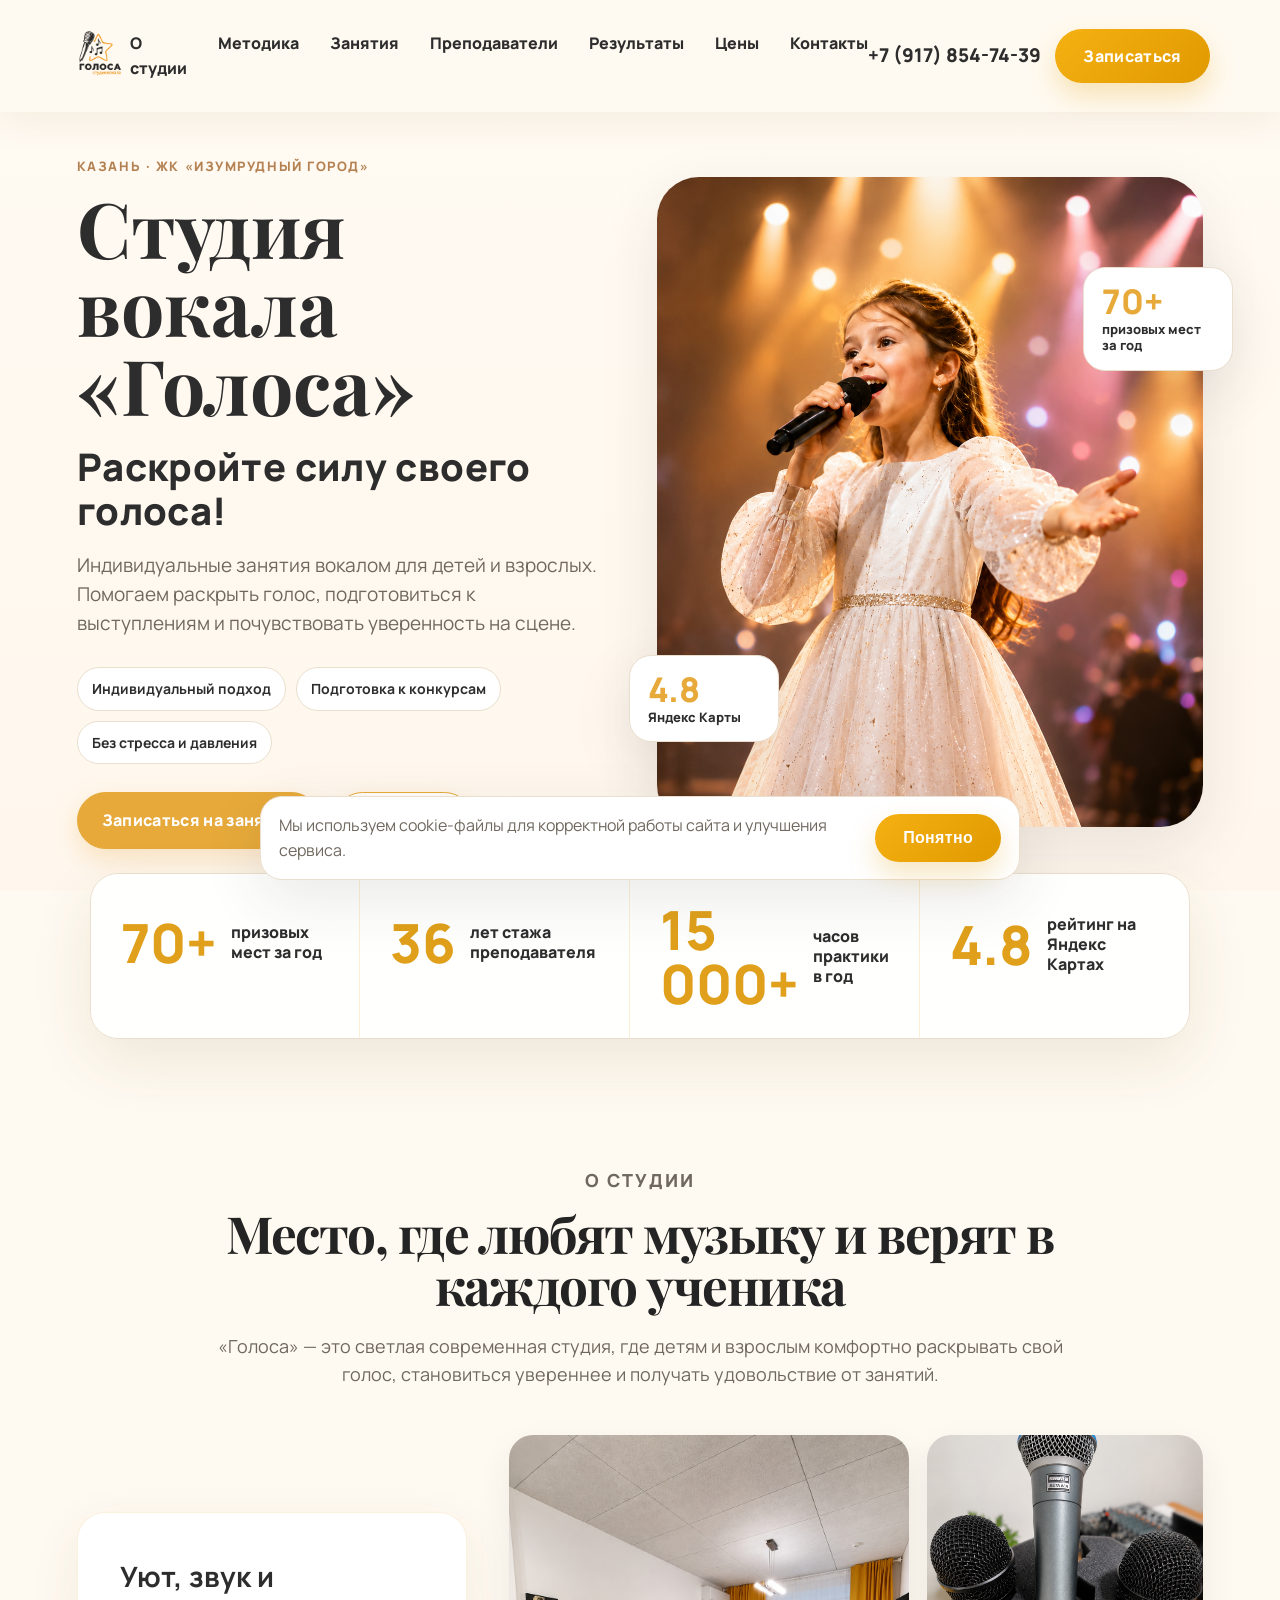
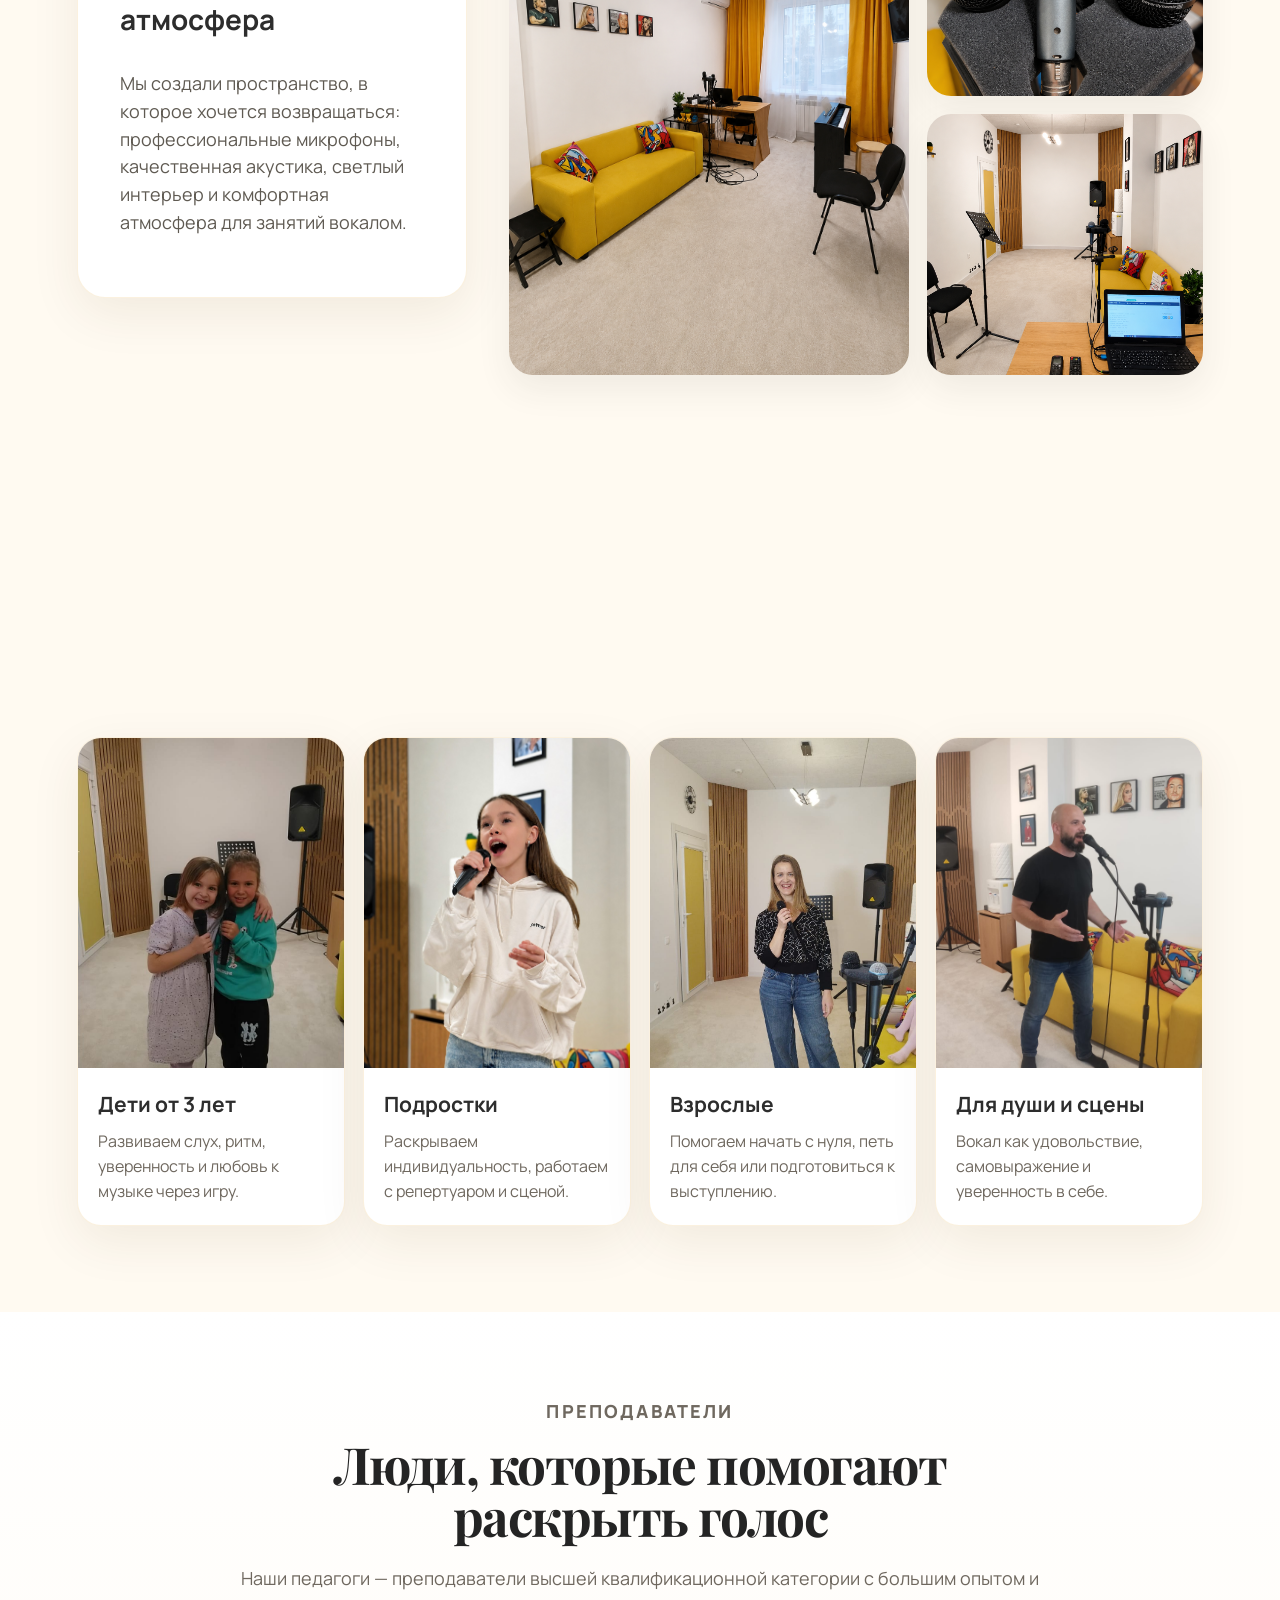
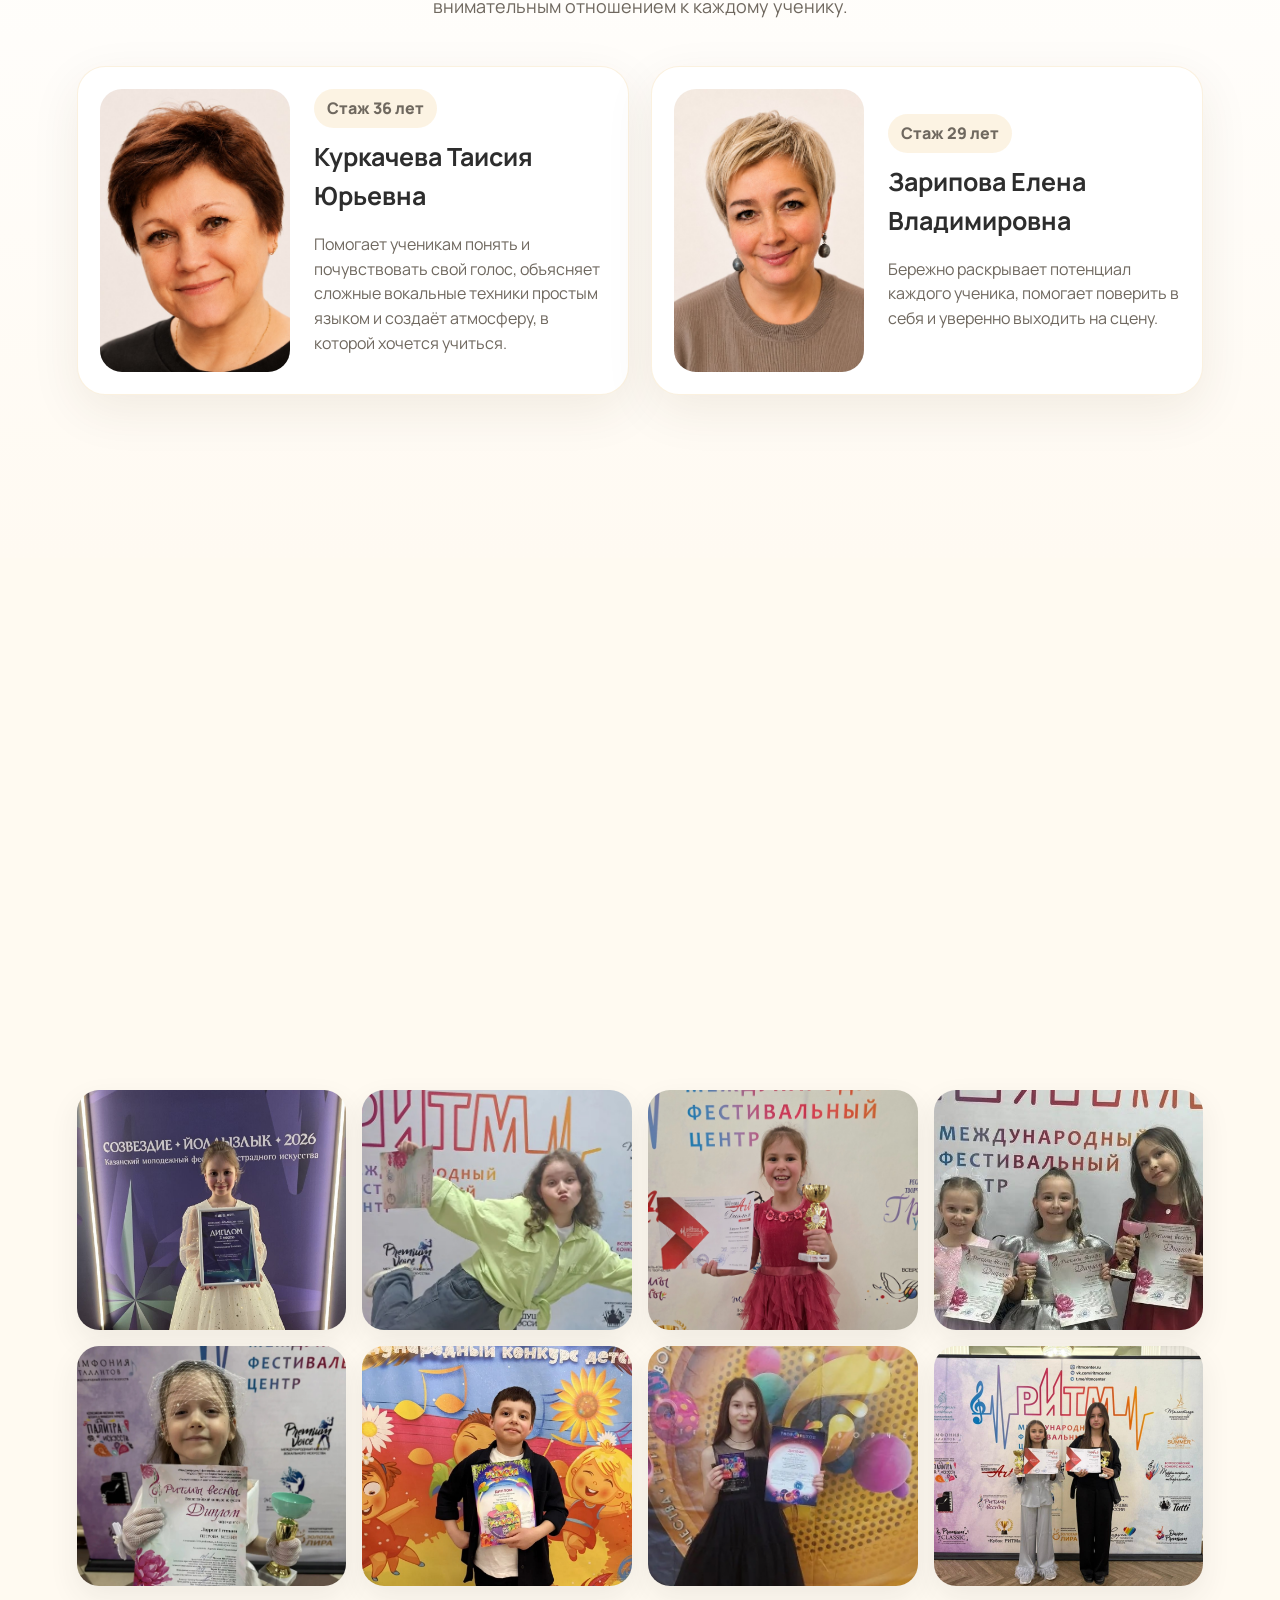
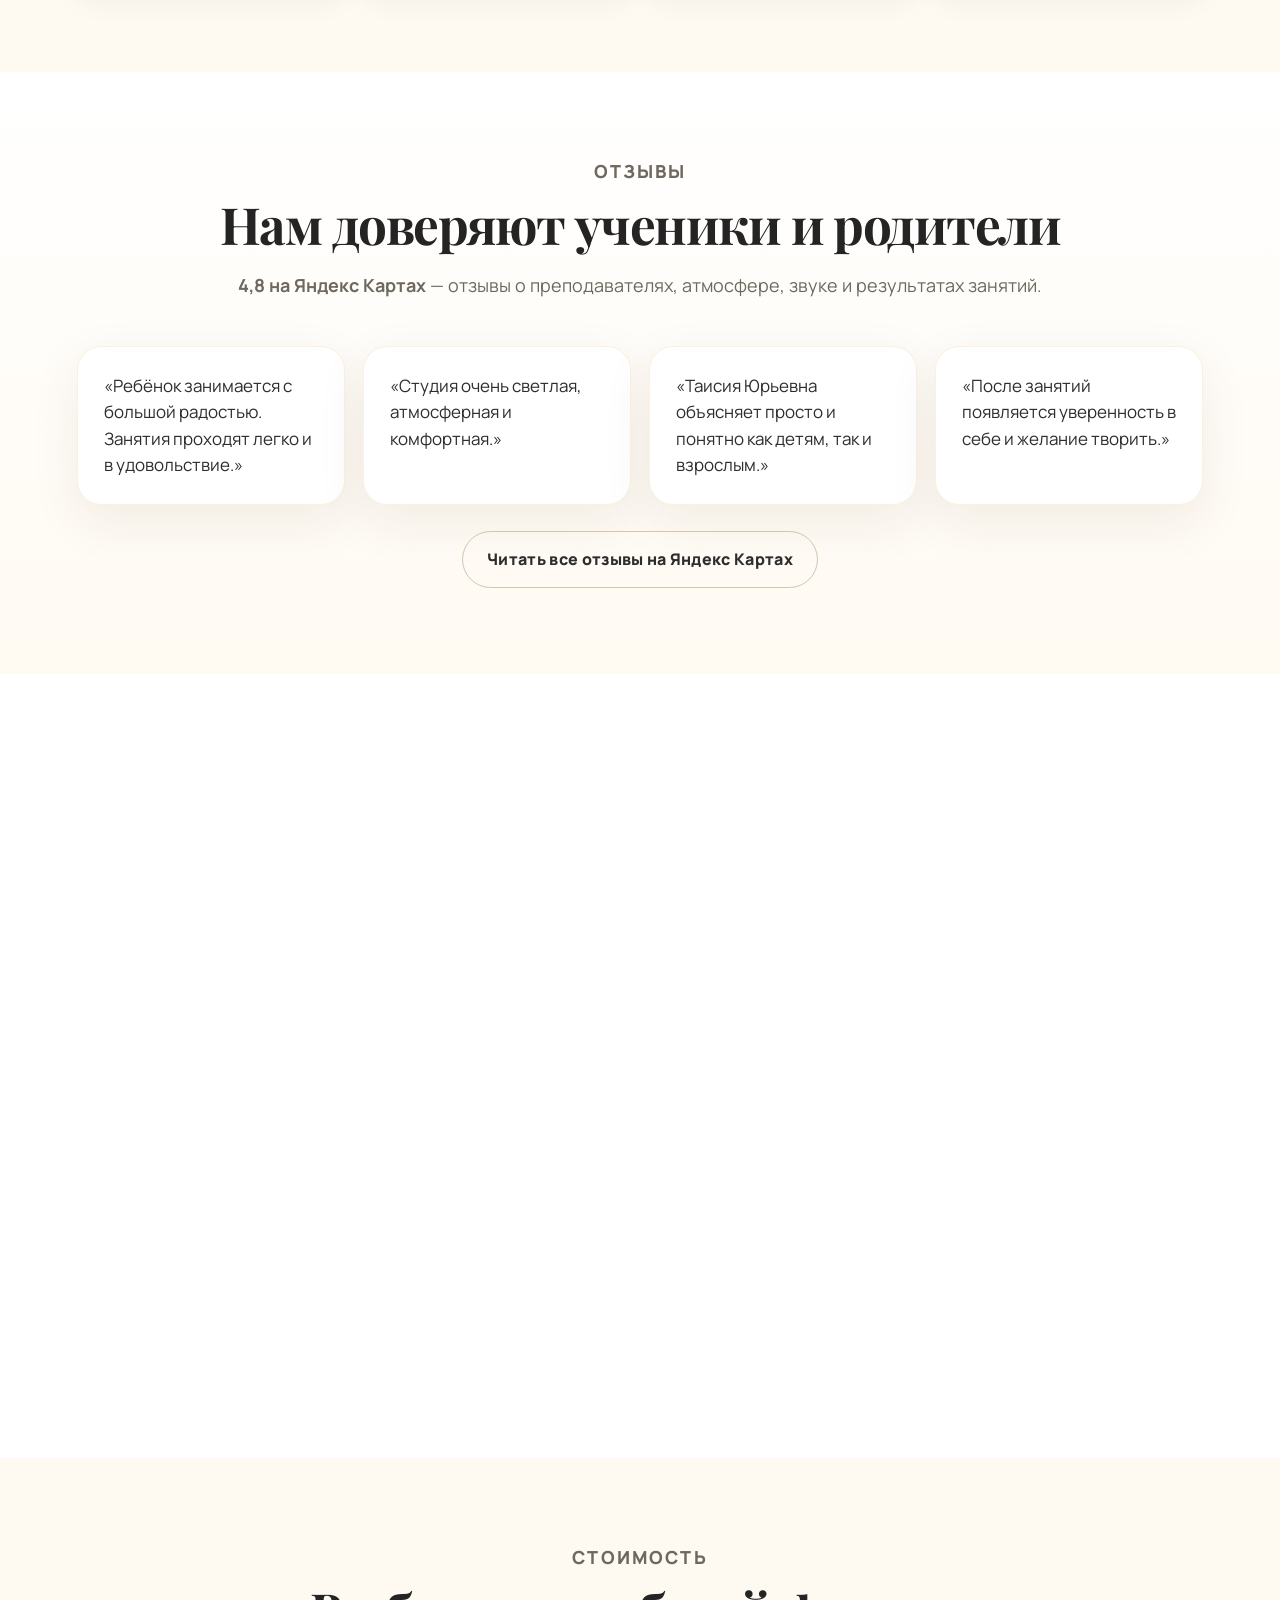
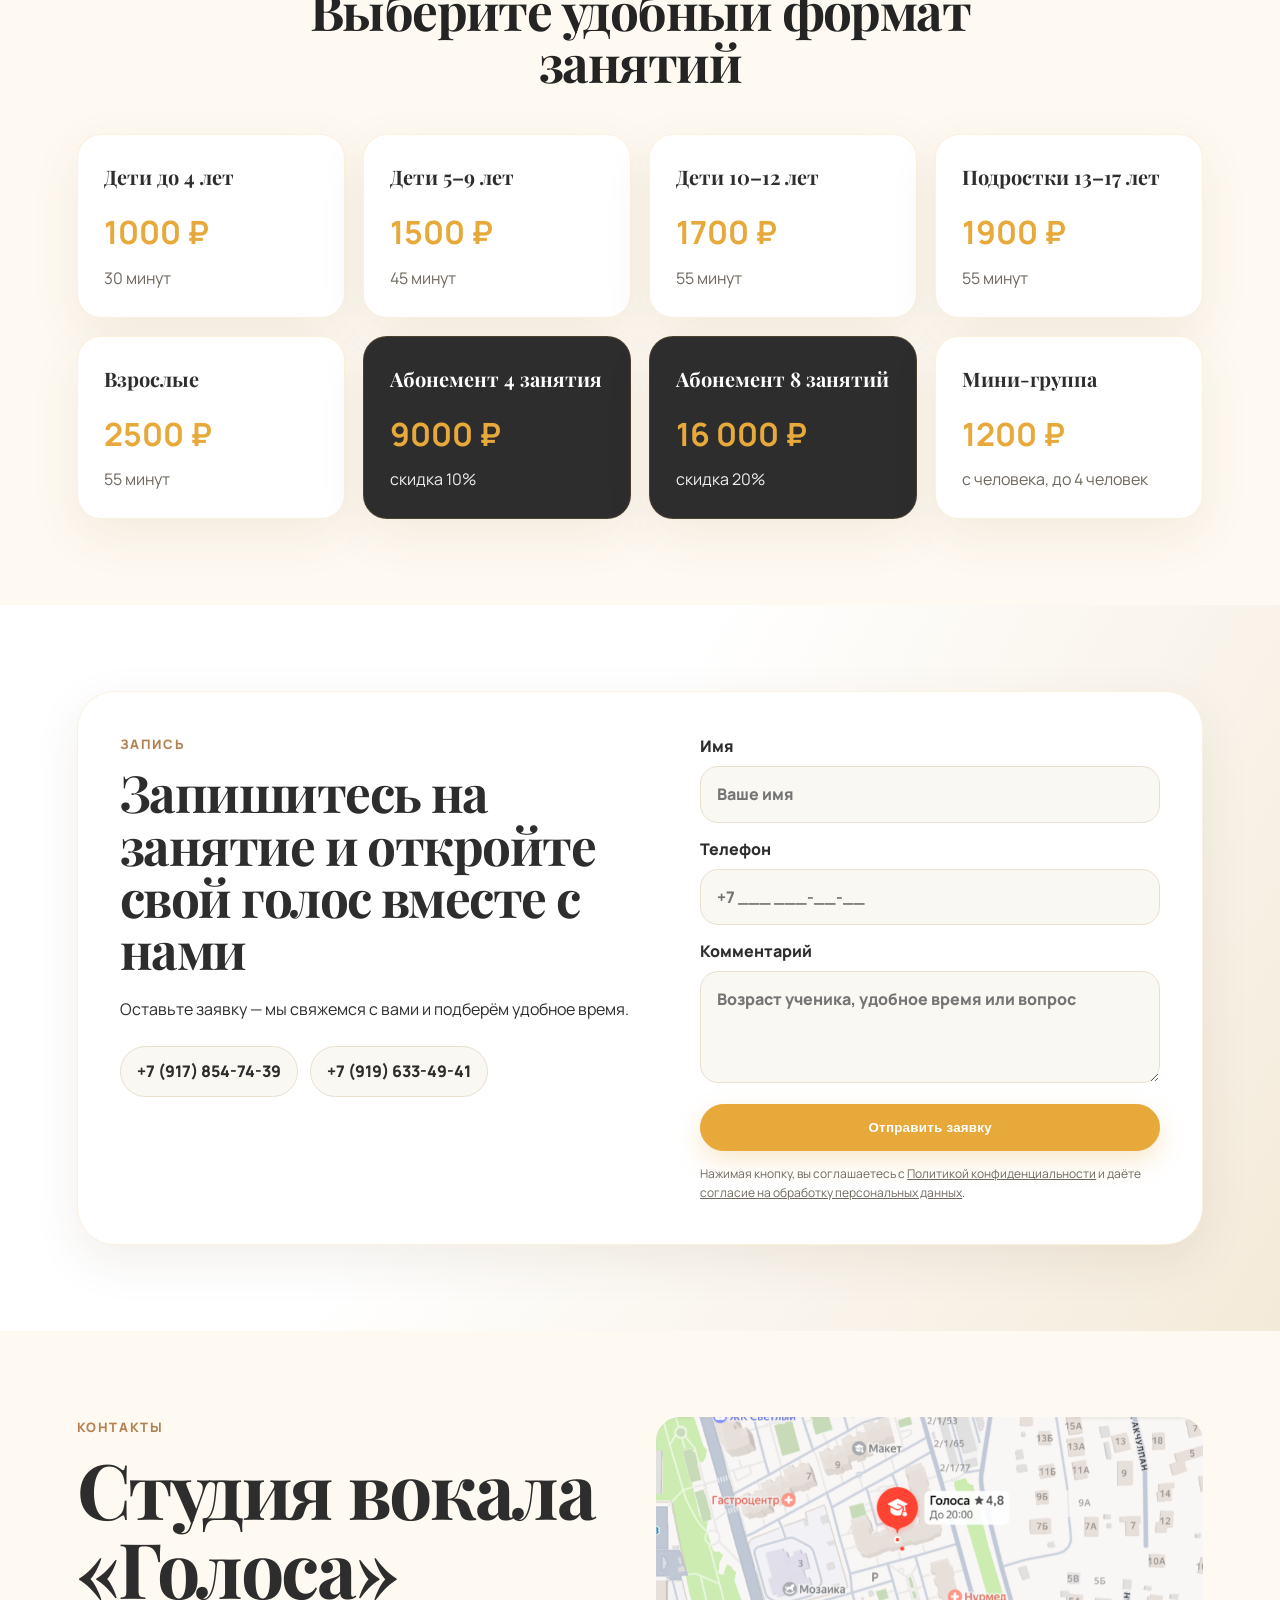
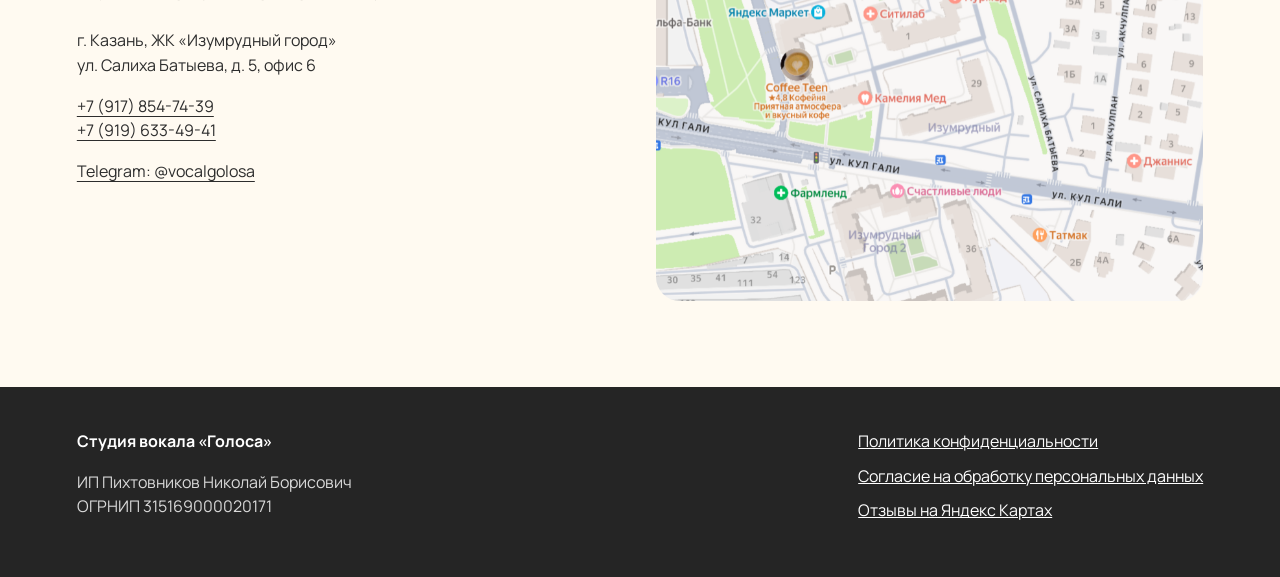
<file: index.html>
<!doctype html>
<html lang="ru">
<head>
  <meta charset="utf-8" />
  <meta name="viewport" content="width=device-width, initial-scale=1" />
  <title>Студия вокала «Голоса» — уроки вокала в Казани</title>
  <meta name="description" content="Индивидуальные занятия вокалом для детей и взрослых в Казани. Студия вокала «Голоса»: уютная атмосфера, опытные преподаватели, подготовка к конкурсам и выступлениям." />
  <link rel="preconnect" href="https://fonts.googleapis.com">
  <link rel="preconnect" href="https://fonts.gstatic.com" crossorigin>
  <link href="https://fonts.googleapis.com/css2?family=Manrope:wght@400;500;600;700;800;900&family=Marck+Script&family=Playfair+Display:wght@600;700&display=swap" rel="stylesheet">
  <link rel="stylesheet" href="style.css" />
</head>
<body>
  <header class="site-header">
    <a class="brand" href="#top" aria-label="Студия Голоса">
      <img src="logo-transparent.png" alt="Логотип студии вокала Голоса" />
    </a>
    <nav class="nav" aria-label="Навигация">
      <a href="#about">О студии</a>
      <a href="#method">Методика</a>
      <a href="#lessons">Занятия</a>
      <a href="#teachers">Преподаватели</a>
      <a href="#results">Результаты</a>
      <a href="#prices">Цены</a>
      <a href="#contacts">Контакты</a>
    </nav>
    <div class="header-actions">
      <a class="phone" href="tel:+79178547439">+7 (917) 854-74-39</a>
      <a class="btn btn-small" href="#lead">Записаться</a>
      <button class="burger" aria-label="Открыть меню"><span></span><span></span><span></span></button>
    </div>
  </header>

  <main id="top">
    <section class="hero section-pad hero-classic-final">
      <div class="hero-copy reveal">
        <p class="eyebrow">Казань · ЖК «Изумрудный город»</p>
        <h1>Студия вокала <span>«Голоса»</span></h1>
        <p class="hero-subtitle">Раскройте силу своего голоса!</p>
        <p class="hero-text">Индивидуальные занятия вокалом для детей и взрослых. Помогаем раскрыть голос, подготовиться к выступлениям и почувствовать уверенность на сцене.</p>
        <div class="hero-list">
          <span>Индивидуальный подход</span>
          <span>Подготовка к конкурсам</span>
          <span>Без стресса и давления</span>
        </div>
        <div class="hero-buttons">
          <a class="btn" href="#lead">Записаться на занятие</a>
          <a class="btn btn-outline" href="tel:+79178547439">Позвонить</a>
        </div>
      </div>
      <div class="hero-media hero-classic-media reveal">
        <img src="Hero_ai_g1.png" alt="Ученица студии Голоса выступает на сцене" />
        <div class="floating-card card-one"><strong>70+</strong><span>призовых мест<br>за год</span></div>
        <div class="floating-card card-two"><strong>4.8</strong><span>Яндекс Карты</span></div>
      </div>
    </section>

    <section class="stats reveal" aria-label="Ключевые факты">
      <div><strong>70+</strong><span>призовых мест за год</span></div>
      <div><strong>36</strong><span>лет стажа преподавателя</span></div>
      <div><strong>15 000+</strong><span>часов практики в год</span></div>
      <div><strong>4.8</strong><span>рейтинг на Яндекс Картах</span></div>
    </section>

    <section class="section section-pad" id="about">
      <div class="section-head reveal">
        <p class="eyebrow">О студии</p>
        <h2>Место, где любят музыку и верят в каждого ученика</h2>
        <p>«Голоса» — это светлая современная студия, где детям и взрослым комфортно раскрывать свой голос, становиться увереннее и получать удовольствие от занятий.</p>
      </div>
      <div class="about-grid">
        <div class="about-text reveal">
          <h3>Уют, звук и атмосфера</h3>
          <p>Мы создали пространство, в которое хочется возвращаться: профессиональные микрофоны, качественная акустика, светлый интерьер и комфортная атмосфера для занятий вокалом.</p>
        </div>
        <div class="photo-collage photo-collage-v6 reveal">
          <img class="big" src="studio-main-new.png" alt="Интерьер студии вокала Голоса с жёлтым диваном и пианино" />
          <img src="studio-mics-new.png" alt="Профессиональные микрофоны в студии" />
          <img src="studio-room-new.png" alt="Рабочая зона студии вокала" />
          <img src="studio-stage-new.png" alt="Зона занятий вокалом с акустическими панелями" />
        </div>
      </div>
    </section>

       <section class="section section-pad" id="audience">
      <div class="section-head reveal">
        <p class="eyebrow">Для кого</p>
        <h2>Мы работаем с учениками всех возрастов</h2>
      </div>
      <div class="audience-grid reveal">
        <article class="aud-card"><img src="kid-studio.jpg" alt="Дети на занятии вокалом"><h3>Дети от 3 лет</h3><p>Развиваем слух, ритм, уверенность и любовь к музыке через игру.</p></article>
        <article class="aud-card"><img src="lesson-teen.jpg" alt="Подросток поёт в студии"><h3>Подростки</h3><p>Раскрываем индивидуальность, работаем с репертуаром и сценой.</p></article>
        <article class="aud-card"><img src="lesson-adult.jpg" alt="Взрослая ученица занимается вокалом"><h3>Взрослые</h3><p>Помогаем начать с нуля, петь для себя или подготовиться к выступлению.</p></article>
        <article class="aud-card"><img src="lesson-man.jpg" alt="Взрослый ученик поёт в микрофон"><h3>Для души и сцены</h3><p>Вокал как удовольствие, самовыражение и уверенность в себе.</p></article>
      </div>
    </section>

    <section class="section section-alt section-pad" id="teachers">
      <div class="section-head reveal">
        <p class="eyebrow">Преподаватели</p>
        <h2>Люди, которые помогают раскрыть голос</h2>
        <p>Наши педагоги — преподаватели высшей квалификационной категории с большим опытом и внимательным отношением к каждому ученику.</p>
      </div>
      <div class="teachers-grid reveal">
        <article class="teacher-card">
          <img src="teacher-taisiya.jpg" alt="Куркачева Таисия Юрьевна" />
          <div><p class="tag">Стаж 36 лет</p><h3>Куркачева Таисия Юрьевна</h3><p>Помогает ученикам понять и почувствовать свой голос, объясняет сложные вокальные техники простым языком и создаёт атмосферу, в которой хочется учиться.</p></div>
        </article>
        <article class="teacher-card">
          <img src="teacher-elena.jpg" alt="Зарипова Елена Владимировна" />
          <div><p class="tag">Стаж 29 лет</p><h3>Зарипова Елена Владимировна</h3><p>Бережно раскрывает потенциал каждого ученика, помогает поверить в себя и уверенно выходить на сцену.</p></div>
        </article>
      </div>
      <div class="awards-strip reveal">
        <span>Отличник образования</span><span>Почётный наставник РТ</span><span>Лучший работник доп. образования</span><span>Ученики — лауреаты конкурсов</span>
      </div>
    </section>

    <section class="section section-pad" id="results">
      <div class="section-head reveal">
        <p class="eyebrow">Результаты</p>
        <h2>Наши ученики выступают и побеждают</h2>
        <p>За 2025–2026 годы ученики студии «Голоса» завоевали более 70 призовых мест на международных, всероссийских, межрегиональных и республиканских конкурсах.</p>
      </div>
      <div class="results-layout reveal">
        <div class="result-card"><strong>50+</strong><span>дипломов лауреатов I степени</span></div>
        <div class="result-card"><strong>Гран-при</strong><span>номинации на международных конкурсах</span></div>
        <div class="result-card"><strong>Созвездие</strong><span>участие в «Созвездие-Йолдызлык»</span></div>
      </div>
      <div class="gallery gallery-results reveal">
        <img src="result-main.jpg" alt="Ученица с дипломом на конкурсе Созвездие-Йолдызлык">
        <img src="result-girl-green.jpg" alt="Ученица с дипломом и кубком на конкурсе">
        <img src="result-red-award.jpg" alt="Ученица с кубком и дипломом лауреата">
        <img src="result-three-girls-new.jpg" alt="Три ученицы с дипломами и кубками">
        <img src="result-white-diploma.jpg" alt="Ученица с дипломом и кубком">
        <img src="result-boy.jpg" alt="Ученик с дипломом конкурса">
        <img src="result-tvoy-vyhod.jpg" alt="Ученица с дипломом конкурса Твой выход">
        <img src="result-two-girls.jpg" alt="Две ученицы с дипломами и кубками">
      </div>
    </section>

    <section class="section section-alt section-pad" id="reviews">
      <div class="section-head reveal">
        <p class="eyebrow">Отзывы</p>
        <h2>Нам доверяют ученики и родители</h2>
        <p><strong>4,8 на Яндекс Картах</strong> — отзывы о преподавателях, атмосфере, звуке и результатах занятий.</p>
      </div>
      <div class="reviews-grid reveal">
        <article>«Ребёнок занимается с большой радостью. Занятия проходят легко и в удовольствие.»</article>
        <article>«Студия очень светлая, атмосферная и комфортная.»</article>
        <article>«Таисия Юрьевна объясняет просто и понятно как детям, так и взрослым.»</article>
        <article>«После занятий появляется уверенность в себе и желание творить.»</article>
      </div>
      <div class="center reveal"><a class="btn btn-outline" target="_blank" rel="noopener" href="https://yandex.ru/profile/8039497001">Читать все отзывы на Яндекс Картах</a></div>
    </section>

    <section class="section section-alt section-pad" id="lessons">
      <div class="section-head reveal">
        <h2>Атмосфера занятий</h2>
        <p>Живые моменты из нашей студии: дети, подростки и взрослые поют, пробуют новое и постепенно раскрывают свой голос.</p>
      </div>
      <div class="lesson-carousel reveal" aria-label="Фотографии занятий в студии Голоса">
        <button class="carousel-btn carousel-prev" type="button" aria-label="Предыдущие фото">‹</button>
        <div class="carousel-track" tabindex="0">
          <figure><img src="lesson-car-girl-pink.jpg" alt="Девочка поёт на занятии в студии"></figure>
          <figure><img src="lesson-car-man-blue.jpg" alt="Взрослый ученик поёт у пюпитра"></figure>
          <figure><img src="lesson-car-woman-grey.jpg" alt="Взрослая ученица поёт в студии"></figure>
       <figure><img src="lesson-car-adult-wide.jpg" alt="Взрослая ученица на занятии вокалом"></figure>
          <figure><img src="lesson-car-girl-glasses.jpg" alt="Ученица в белой рубашке поёт в студии"></figure>
          <figure><img src="lesson-car-teen-white.jpg" alt="Подросток поёт с микрофоном в студии"></figure>
          <figure><img src="lesson-car-piano.jpg" alt="Занятие вокалом у пианино с педагогом"></figure>
          <figure><img src="lesson-new-blazer.jpg" alt="Ученица поёт у жёлтого дивана"></figure>
<figure><img src="lesson-new-glasses.jpg" alt=""></figure>
<figure><img src="lesson-new-skirt.jpg" alt=""></figure>
<figure><img src="lesson-woman-green.jpg" alt=""></figure>
<figure><img src="lesson-woman-red.jpg" alt=""></figure>
        </div>
        <button class="carousel-btn carousel-next" type="button" aria-label="Следующие фото">›</button>
      </div>
    </section>

    <section class="section section-pad" id="prices">
  <div class="section-head reveal">
    <p class="eyebrow">Стоимость</p>
    <h2>Выберите удобный формат занятий</h2>
  </div>

  <div class="price-grid reveal">

    <article>
      <h3>Дети до 4 лет</h3>
      <strong>1000 ₽</strong>
      <p>30 минут</p>
    </article>

    <article>
      <h3>Дети 5–9 лет</h3>
      <strong>1500 ₽</strong>
      <p>45 минут</p>
    </article>

    <article>
      <h3>Дети 10–12 лет</h3>
      <strong>1700 ₽</strong>
      <p>55 минут</p>
    </article>

    <article>
      <h3>Подростки 13–17 лет</h3>
      <strong>1900 ₽</strong>
      <p>55 минут</p>
    </article>

    <article>
      <h3>Взрослые</h3>
      <strong>2500 ₽</strong>
      <p>55 минут</p>
    </article>

    <article class="accent">
      <h3>Абонемент 4 занятия</h3>
      <strong>9000 ₽</strong>
      <p>скидка 10%</p>
    </article>

    <article class="accent">
      <h3>Абонемент 8 занятий</h3>
      <strong>16 000 ₽</strong>
      <p>скидка 20%</p>
    </article>

    <article>
      <h3>Мини-группа</h3>
      <strong>1200 ₽</strong>
      <p>с человека, до 4 человек</p>
    </article>

  </div>
</section>

    <section class="lead section-pad" id="lead">
      <div class="lead-card reveal">
        <div>
          <p class="eyebrow">Запись</p>
          <h2>Запишитесь на занятие и откройте свой голос вместе с нами</h2>
          <p>Оставьте заявку — мы свяжемся с вами и подберём удобное время.</p>
          <div class="contact-lines">
            <a href="tel:+79178547439">+7 (917) 854-74-39</a>
            <a href="tel:+79196334941">+7 (919) 633-49-41</a>
          </div>
        </div>
        <form class="lead-form" id="leadForm">
          <label>Имя<input required name="name" placeholder="Ваше имя" /></label>
          <label>Телефон<input required name="phone" placeholder="+7 ___ ___-__-__" /></label>
          <label>Комментарий<textarea name="message" placeholder="Возраст ученика, удобное время или вопрос"></textarea></label>
          <button class="btn" type="submit">Отправить заявку</button>
          <p class="form-note">Нажимая кнопку, вы соглашаетесь с <a href="privacy-policy.html" target="_blank">Политикой конфиденциальности</a> и даёте <a href="personal-data-consent.html" target="_blank">согласие на обработку персональных данных</a>.</p>
        </form>
      </div>
    </section>

    <section class="contacts section-pad" id="contacts">
      <div class="contacts-grid reveal">
        <div>
          <p class="eyebrow">Контакты</p>
          <h2>Студия вокала «Голоса»</h2>
          <p>г. Казань, ЖК «Изумрудный город»<br>ул. Салиха Батыева, д. 5, офис 6</p>
          <p><a href="tel:+79178547439">+7 (917) 854-74-39</a><br><a href="tel:+79196334941">+7 (919) 633-49-41</a></p>
          <p><a href="https://t.me/vocalgolosa" target="_blank" rel="noopener">Telegram: @vocalgolosa</a></p>
        </div>
        <a href="https://yandex.ru/maps/-/CPxOn0KL" target="_blank" class="map-link">
    <img src="map-golosa.png" alt="Студия вокала Голоса на карте" class="map-image">
</a>
      </div>
    </section>
  </main>

  <footer class="footer">
    <div class="footer-inner">
      <div>
        <strong>Студия вокала «Голоса»</strong>
        <p>ИП Пихтовников Николай Борисович<br>ОГРНИП 315169000020171</p>
      </div>
      <div class="footer-links">
        <a href="privacy-policy.html">Политика конфиденциальности</a>
        <a href="personal-data-consent.html">Согласие на обработку персональных данных</a>
        <a href="https://yandex.ru/profile/8039497001" target="_blank" rel="noopener">Отзывы на Яндекс Картах</a>
      </div>
    </div>
  </footer>

  <div class="cookie" id="cookieBanner">
    <p>Мы используем cookie-файлы для корректной работы сайта и улучшения сервиса.</p>
    <button class="btn btn-small" id="cookieOk">Понятно</button>
  </div>

  <script src="script.js"></script>
</body>
</html>
</file>
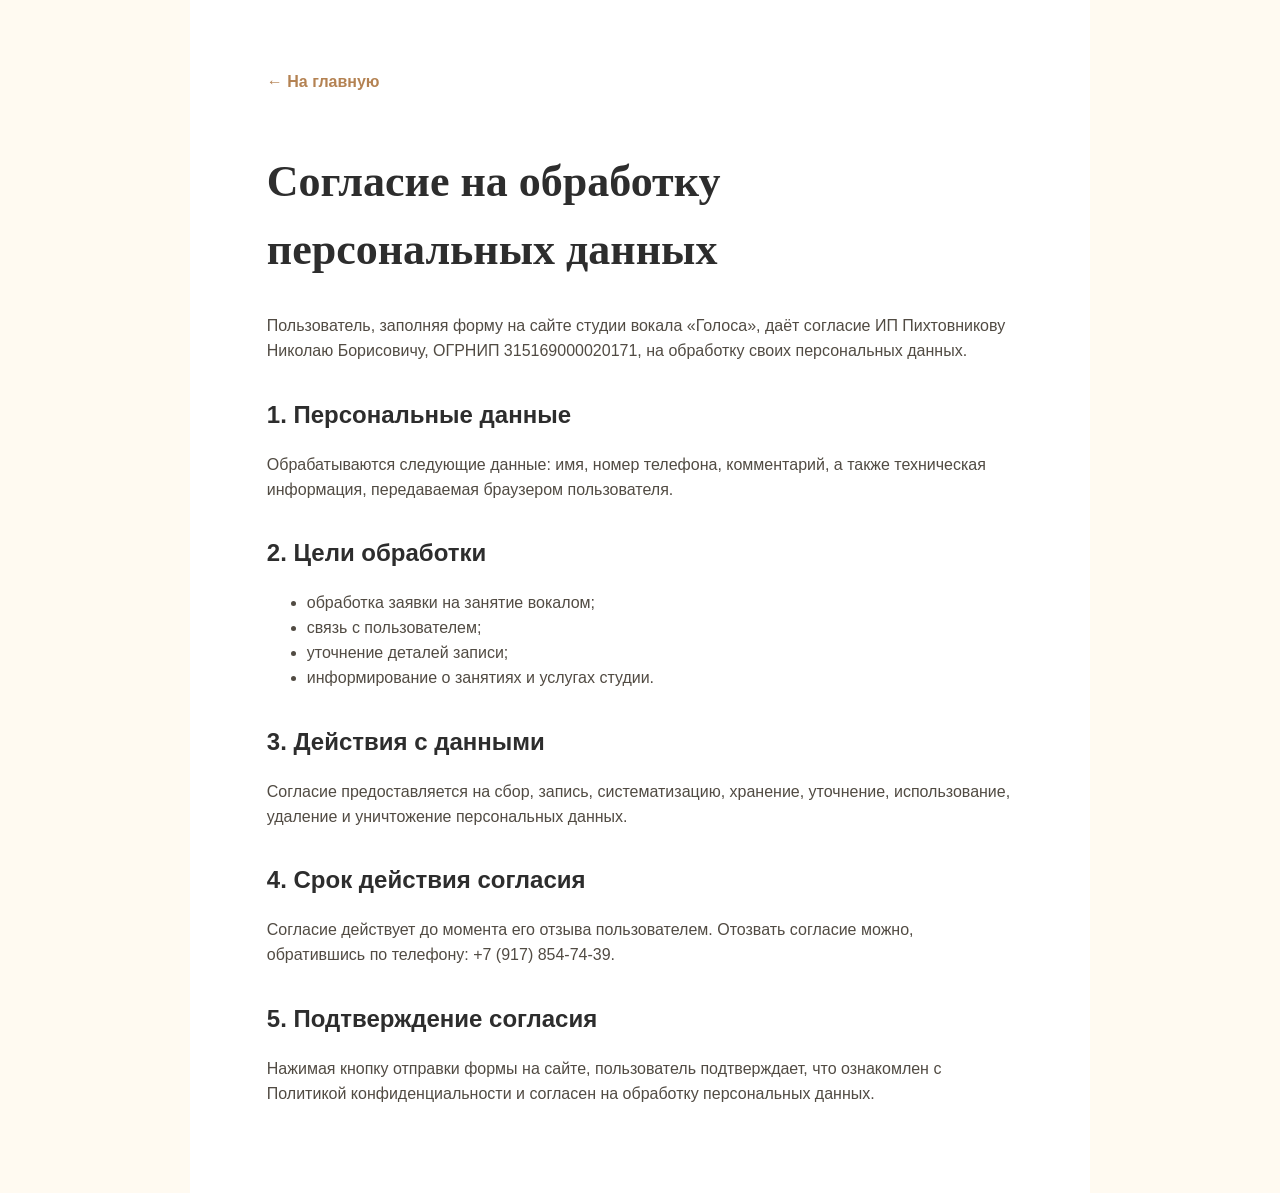
<file: personal-data-consent.html>
<!doctype html><html lang="ru"><head><meta charset="utf-8"><meta name="viewport" content="width=device-width, initial-scale=1"><title>Согласие на обработку персональных данных — Голоса</title><link rel="stylesheet" href="style.css"></head><body><main class="legal-page"><a class="back-link" href="index.html">← На главную</a><h1>Согласие на обработку персональных данных</h1><p>Пользователь, заполняя форму на сайте студии вокала «Голоса», даёт согласие ИП Пихтовникову Николаю Борисовичу, ОГРНИП 315169000020171, на обработку своих персональных данных.</p><h2>1. Персональные данные</h2><p>Обрабатываются следующие данные: имя, номер телефона, комментарий, а также техническая информация, передаваемая браузером пользователя.</p><h2>2. Цели обработки</h2><ul><li>обработка заявки на занятие вокалом;</li><li>связь с пользователем;</li><li>уточнение деталей записи;</li><li>информирование о занятиях и услугах студии.</li></ul><h2>3. Действия с данными</h2><p>Согласие предоставляется на сбор, запись, систематизацию, хранение, уточнение, использование, удаление и уничтожение персональных данных.</p><h2>4. Срок действия согласия</h2><p>Согласие действует до момента его отзыва пользователем. Отозвать согласие можно, обратившись по телефону: +7 (917) 854-74-39.</p><h2>5. Подтверждение согласия</h2><p>Нажимая кнопку отправки формы на сайте, пользователь подтверждает, что ознакомлен с Политикой конфиденциальности и согласен на обработку персональных данных.</p><p><em>
</file>
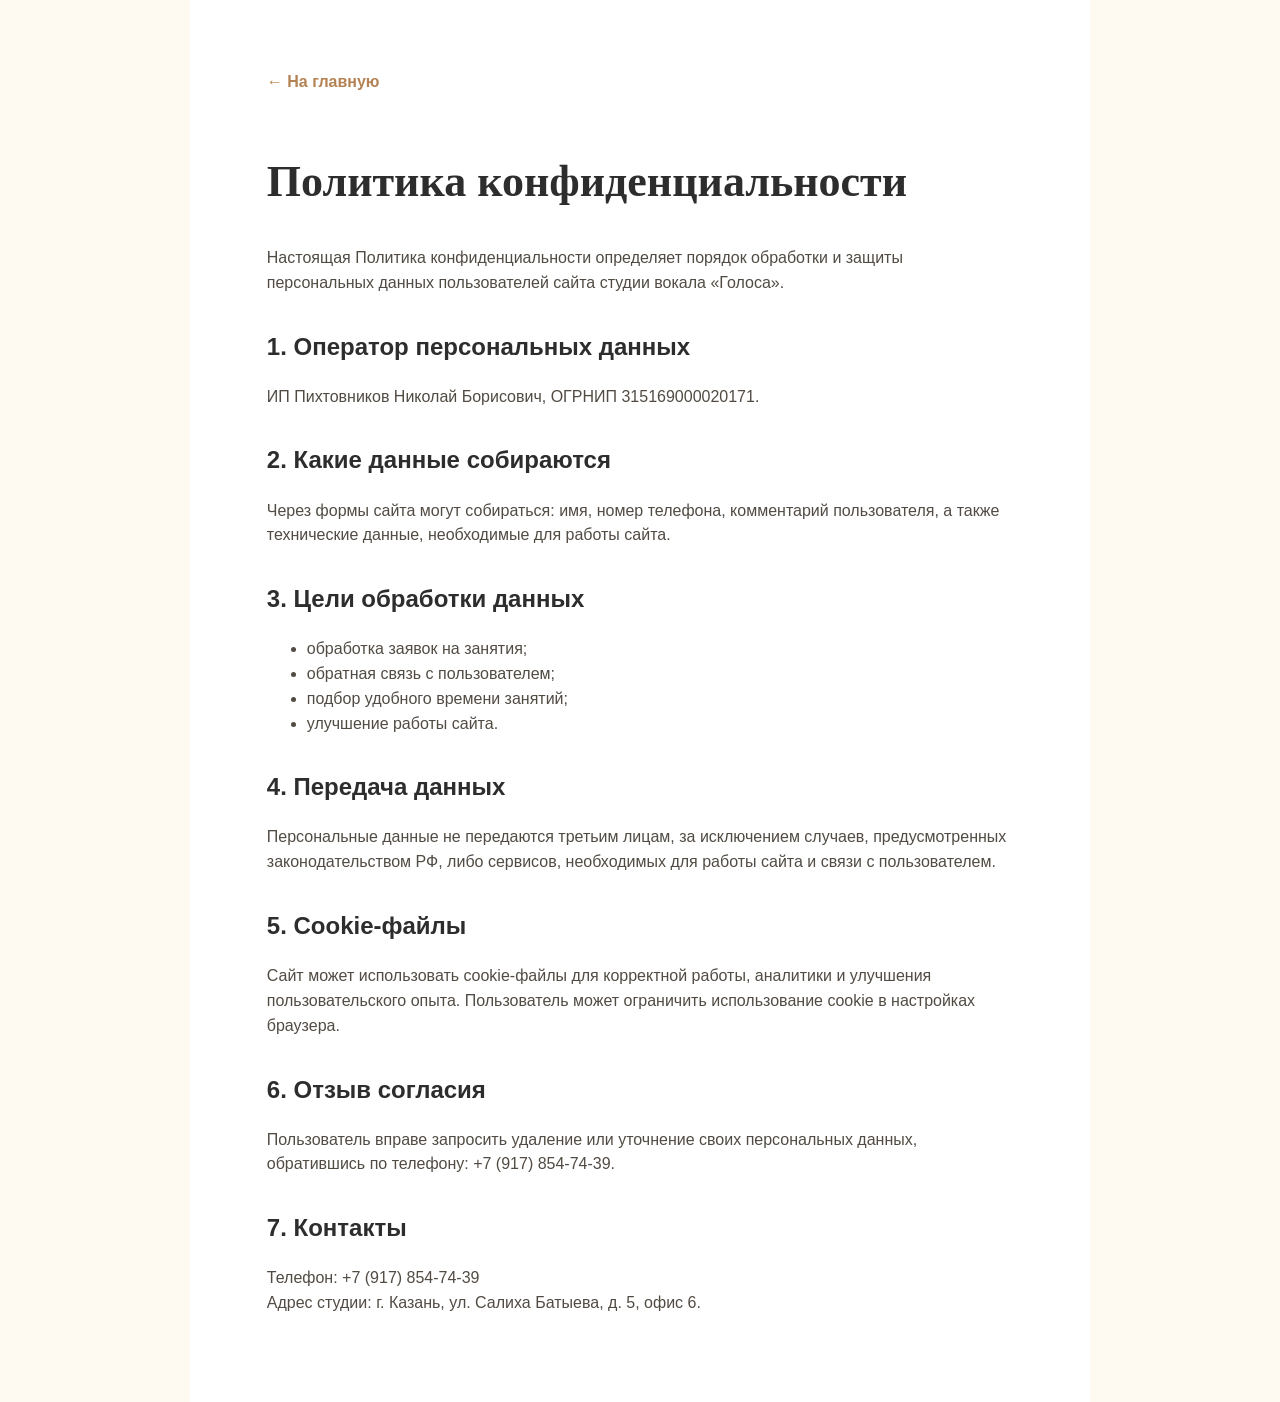
<file: privacy-policy.html>
<!doctype html><html lang="ru"><head><meta charset="utf-8"><meta name="viewport" content="width=device-width, initial-scale=1"><title>Политика конфиденциальности — Голоса</title><link rel="stylesheet" href="style.css"></head><body><main class="legal-page"><a class="back-link" href="index.html">← На главную</a><h1>Политика конфиденциальности</h1><p>Настоящая Политика конфиденциальности определяет порядок обработки и защиты персональных данных пользователей сайта студии вокала «Голоса».</p><h2>1. Оператор персональных данных</h2><p>ИП Пихтовников Николай Борисович, ОГРНИП 315169000020171.</p><h2>2. Какие данные собираются</h2><p>Через формы сайта могут собираться: имя, номер телефона, комментарий пользователя, а также технические данные, необходимые для работы сайта.</p><h2>3. Цели обработки данных</h2><ul><li>обработка заявок на занятия;</li><li>обратная связь с пользователем;</li><li>подбор удобного времени занятий;</li><li>улучшение работы сайта.</li></ul><h2>4. Передача данных</h2><p>Персональные данные не передаются третьим лицам, за исключением случаев, предусмотренных законодательством РФ, либо сервисов, необходимых для работы сайта и связи с пользователем.</p><h2>5. Cookie-файлы</h2><p>Сайт может использовать cookie-файлы для корректной работы, аналитики и улучшения пользовательского опыта. Пользователь может ограничить использование cookie в настройках браузера.</p><h2>6. Отзыв согласия</h2><p>Пользователь вправе запросить удаление или уточнение своих персональных данных, обратившись по телефону: +7 (917) 854-74-39.</p><h2>7. Контакты</h2><p>Телефон: +7 (917) 854-74-39<br>Адрес студии: г. Казань, ул. Салиха Батыева, д. 5, офис 6.</p><p><em>
</file>
<file: style.css>
@import url('https://fonts.googleapis.com/css2?family=Caveat:wght@500;700&display=swap');
:root{
  --cream:#FAF8F3; --paper:#fff; --ink:#2D2D2D; --muted:#6f685f; --gold:#E6A93A; --wood:#B48252; --line:#eadfce;
  --radius:28px; --shadow:0 20px 60px rgba(45,45,45,.10);
}
*{box-sizing:border-box} html{scroll-behavior:smooth} body{margin:0;font-family:Manrope,Arial,sans-serif;background:var(--cream);color:var(--ink);line-height:1.55} a{color:inherit;text-decoration:none} img{max-width:100%;display:block}.section-pad{padding:86px 6vw}.site-header{position:sticky;top:0;z-index:50;display:flex;align-items:center;justify-content:space-between;padding:14px 6vw;background:rgba(250,248,243,.88);backdrop-filter:blur(18px);border-bottom:1px solid rgba(234,223,206,.7)}.brand img{width:130px;height:58px;object-fit:contain;object-position:left center}.nav{display:flex;gap:26px;font-size:14px;font-weight:700}.nav a:hover{color:var(--gold)}.header-actions{display:flex;align-items:center;gap:14px}.phone{font-weight:800;white-space:nowrap}.btn{display:inline-flex;align-items:center;justify-content:center;border:1px solid var(--gold);background:var(--gold);color:#fff;padding:15px 24px;border-radius:999px;font-weight:800;box-shadow:0 10px 24px rgba(230,169,58,.25);transition:.25s}.btn:hover{transform:translateY(-2px);box-shadow:0 14px 30px rgba(230,169,58,.32)}.btn-outline{background:transparent;color:var(--ink);border-color:#d5c5ab;box-shadow:none}.btn-small{padding:11px 18px;font-size:14px}.burger{display:none;background:none;border:0;width:40px}.burger span{display:block;height:2px;background:var(--ink);margin:6px 0}.hero{min-height:760px;display:grid;grid-template-columns:minmax(0,1fr) minmax(420px,0.95fr);gap:58px;align-items:center;position:relative;overflow:hidden}.hero:before{content:"";position:absolute;left:-140px;top:120px;width:420px;height:420px;background:radial-gradient(circle,rgba(230,169,58,.14),transparent 65%);z-index:-1}.eyebrow{margin:0 0 12px;color:var(--wood);text-transform:uppercase;letter-spacing:.12em;font-size:13px;font-weight:900}.hero h1,.section h2,.lead h2,.contacts h2{font-family:'Playfair Display',serif;font-size:clamp(42px,6vw,86px);line-height:1.02;margin:0 0 22px}.hero-subtitle{font-size:clamp(24px,3vw,38px);font-weight:800;line-height:1.15;margin:0 0 18px}.hero-text{font-size:19px;color:var(--muted);max-width:640px}.hero-list{display:flex;gap:10px;flex-wrap:wrap;margin:28px 0}.hero-list span{background:#fff;border:1px solid var(--line);padding:10px 14px;border-radius:999px;font-weight:700;font-size:14px}.hero-buttons{display:flex;gap:14px;flex-wrap:wrap}.hero-media{position:relative;border-radius:42px;overflow:visible}.hero-media img{height:650px;width:100%;object-fit:cover;border-radius:42px;box-shadow:var(--shadow);object-position:center top}.floating-card{position:absolute;background:#fff;border:1px solid var(--line);border-radius:22px;padding:16px 18px;box-shadow:var(--shadow);min-width:150px}.floating-card strong{display:block;color:var(--gold);font-size:34px;line-height:1}.floating-card span{font-size:13px;font-weight:800}.card-one{right:-30px;top:90px}.card-two{left:-28px;bottom:85px}.stats{margin:-34px 6vw 0;background:#fff;border:1px solid var(--line);box-shadow:var(--shadow);border-radius:28px;display:grid;grid-template-columns:repeat(4,1fr);overflow:hidden;position:relative;z-index:2}.stats div{padding:30px;text-align:center;border-right:1px solid var(--line)}.stats div:last-child{border-right:0}.stats strong{display:block;color:var(--gold);font-size:46px;line-height:1;font-weight:900}.stats span{font-weight:700;color:var(--muted)}.section{position:relative}.section-alt{background:#fff}.section-head{max-width:850px;margin:0 auto 46px;text-align:center}.section-head h2{font-size:clamp(34px,4vw,58px)}.section-head p{font-size:18px;color:var(--muted)}.about-grid{display:grid;grid-template-columns:.82fr 1.18fr;gap:42px;align-items:center}.about-text{background:#fff;border:1px solid var(--line);border-radius:var(--radius);padding:34px;box-shadow:var(--shadow)}.about-text h3{font-size:28px;margin-top:0}.check-list{padding:0;margin:24px 0 0;list-style:none}.check-list li{padding:10px 0 10px 32px;position:relative}.check-list li:before{content:"✓";position:absolute;left:0;color:var(--gold);font-weight:900}.photo-collage{display:grid;grid-template-columns:1.15fr .85fr;gap:16px}.photo-collage img{height:245px;width:100%;object-fit:cover;border-radius:24px;box-shadow:var(--shadow)}.photo-collage .big{grid-row:span 2;height:506px}.method-grid{display:grid;grid-template-columns:repeat(3,1fr);gap:18px}.method-grid article,.price-grid article,.reviews-grid article,.result-card{background:#fff;border:1px solid var(--line);border-radius:24px;padding:26px;box-shadow:0 12px 34px rgba(45,45,45,.06)}.method-grid span{color:var(--gold);font-weight:900}.method-grid h3{font-size:22px;margin:10px 0}.method-grid p{color:var(--muted);margin:0}.audience-grid{display:grid;grid-template-columns:repeat(4,1fr);gap:18px}.aud-card{background:#fff;border:1px solid var(--line);border-radius:24px;overflow:hidden;box-shadow:0 12px 34px rgba(45,45,45,.07)}.aud-card img{height:310px;width:100%;object-fit:cover}.aud-card h3{font-size:21px;margin:20px 20px 8px}.aud-card p{color:var(--muted);margin:0 20px 22px}.teachers-grid{display:grid;grid-template-columns:repeat(2,1fr);gap:22px}.teacher-card{display:grid;grid-template-columns:190px 1fr;gap:24px;background:#fff;border:1px solid var(--line);border-radius:28px;padding:22px;box-shadow:var(--shadow);align-items:center}.teacher-card img{height:230px;width:190px;object-fit:cover;border-radius:22px}.tag{display:inline-block;background:rgba(230,169,58,.14);color:#9b6b0b;padding:7px 13px;border-radius:999px;font-weight:900;margin:0 0 10px}.teacher-card h3{font-size:25px;margin:0 0 10px}.teacher-card p{color:var(--muted)}.awards-strip{display:flex;gap:10px;flex-wrap:wrap;justify-content:center;margin-top:26px}.awards-strip span{background:var(--cream);border:1px solid var(--line);border-radius:999px;padding:12px 16px;font-weight:800}.results-layout{display:grid;grid-template-columns:repeat(3,1fr);gap:16px;margin-bottom:22px}.result-card strong{display:block;font-size:34px;color:var(--gold)}.gallery{display:grid;grid-template-columns:repeat(6,1fr);grid-auto-rows:210px;gap:14px}.gallery img{width:100%;height:100%;object-fit:cover;border-radius:22px;box-shadow:0 12px 30px rgba(45,45,45,.08)}.gallery img:nth-child(1){grid-column:span 2;grid-row:span 2}.gallery img:nth-child(4){grid-column:span 2}.gallery img:nth-child(6){grid-column:span 2}.reviews-grid{display:grid;grid-template-columns:repeat(4,1fr);gap:18px}.reviews-grid article{font-size:17px}.center{text-align:center;margin-top:26px}.price-grid{display:grid;grid-template-columns:repeat(4,1fr);gap:18px}.price-grid article h3{margin:0 0 16px;font-size:20px}.price-grid article strong{font-size:32px;color:var(--gold)}.price-grid article p{margin:8px 0 0;color:var(--muted)}.price-grid .accent{background:#2d2d2d;color:#fff}.price-grid .accent p{color:#eee}.lead{background:linear-gradient(120deg,#fff 0%,#fff 42%,#f4ead9 100%)}.lead-card{display:grid;grid-template-columns:1fr 460px;gap:42px;background:#fff;border:1px solid var(--line);border-radius:38px;padding:42px;box-shadow:var(--shadow)}.lead-card h2{font-size:clamp(34px,4vw,58px)}.contact-lines{display:flex;gap:12px;flex-wrap:wrap;margin-top:24px}.contact-lines a{background:var(--cream);border:1px solid var(--line);padding:12px 16px;border-radius:999px;font-weight:900}.lead-form{display:grid;gap:14px}.lead-form label{font-weight:800}.lead-form input,.lead-form textarea{width:100%;margin-top:7px;border:1px solid var(--line);border-radius:18px;padding:15px 16px;font:inherit;background:var(--cream)}.lead-form textarea{min-height:112px;resize:vertical}.form-note{font-size:12px;color:var(--muted);margin:0}.form-note a{text-decoration:underline}.contacts-grid{display:grid;grid-template-columns:1fr 1fr;gap:32px}.contacts-grid a{text-decoration:underline;text-underline-offset:4px}.map-placeholder{min-height:330px;border-radius:28px;background:linear-gradient(135deg,#fff,#f1e4cf);border:1px solid var(--line);display:grid;place-content:center;text-align:center;color:var(--muted)}.map-placeholder p{font-size:32px;color:var(--gold);font-weight:900;margin:0}.footer{background:#252525;color:#fff;padding:42px 6vw}.footer-inner{display:flex;justify-content:space-between;gap:24px}.footer p{color:#d9d9d9}.footer-links{display:flex;flex-direction:column;gap:10px}.footer-links a{text-decoration:underline}.cookie{position:fixed;left:20px;right:20px;bottom:20px;z-index:80;display:none;align-items:center;justify-content:space-between;gap:18px;max-width:760px;margin:auto;background:#fff;border:1px solid var(--line);box-shadow:var(--shadow);border-radius:22px;padding:16px 18px}.cookie.show{display:flex}.cookie p{margin:0;color:var(--muted)}.reveal{opacity:0;transform:translateY(18px);transition:.7s ease}.reveal.visible{opacity:1;transform:none}.legal-page{max-width:900px;margin:0 auto;padding:70px 6vw;background:#fff}.legal-page h1{font-family:'Playfair Display',serif;font-size:44px}.legal-page h2{margin-top:32px}.legal-page p,.legal-page li{color:#514b43}.back-link{display:inline-block;margin-bottom:24px;color:var(--wood);font-weight:900}
@media (max-width:1000px){.nav{display:none}.burger{display:block}.phone{display:none}.hero{grid-template-columns:1fr;min-height:auto}.hero-media img{height:520px}.stats,.method-grid,.audience-grid,.teachers-grid,.reviews-grid,.price-grid,.contacts-grid,.lead-card,.about-grid{grid-template-columns:1fr}.stats{margin:0 6vw}.stats div{border-right:0;border-bottom:1px solid var(--line)}.teacher-card{grid-template-columns:150px 1fr}.gallery{grid-template-columns:repeat(2,1fr);grid-auto-rows:220px}.gallery img:nth-child(n){grid-column:span 1;grid-row:span 1}.gallery img:nth-child(1){grid-column:span 2;grid-row:span 2}.price-grid{grid-template-columns:repeat(2,1fr)}}
@media (max-width:640px){.section-pad{padding:58px 20px}.site-header{padding:12px 20px}.brand img{width:105px;height:48px}.header-actions .btn-small{display:none}.hero h1{font-size:45px}.hero-subtitle{font-size:25px}.hero-media img{height:430px;border-radius:28px}.floating-card{position:static;margin-top:12px;display:inline-block}.stats{margin:0 20px}.photo-collage{grid-template-columns:1fr}.photo-collage .big,.photo-collage img{height:260px}.aud-card img{height:270px}.teacher-card{grid-template-columns:1fr}.teacher-card img{width:100%;height:320px}.results-layout,.price-grid{grid-template-columns:1fr}.gallery{grid-template-columns:1fr}.gallery img:nth-child(1){grid-column:span 1;grid-row:span 1}.lead-card{padding:24px}.footer-inner{flex-direction:column}.cookie{flex-direction:column;align-items:flex-start}}

/* ===== Warm stage redesign for hero (version 2) ===== */
body{background:linear-gradient(180deg,#fffaf1 0%,#FAF8F3 42%,#fff 100%)}
.site-header{padding:16px 6vw;background:rgba(255,250,241,.76);border-bottom:0;box-shadow:0 8px 30px rgba(92,64,24,.06)}
.brand img{width:176px;height:92px;object-fit:contain}
.nav{gap:30px;font-size:15px}.phone{font-size:18px}.btn-small{padding:13px 24px;background:linear-gradient(135deg,#f5b012,#d99100);border:0}.hero.section-pad{padding-top:84px;padding-bottom:34px}
.hero{min-height:720px;grid-template-columns:minmax(460px,.92fr) minmax(500px,1.08fr);gap:22px;background:radial-gradient(circle at 70% 16%,rgba(255,194,88,.34),transparent 20%),radial-gradient(circle at 88% 28%,rgba(255,207,112,.24),transparent 16%),linear-gradient(100deg,#fff9ed 0%,#fff9ed 41%,rgba(255,231,181,.58) 67%,rgba(255,245,220,.15) 100%);border-bottom-left-radius:50% 5%;border-bottom-right-radius:50% 5%}
.hero:before{left:0;top:auto;bottom:30px;width:56vw;height:260px;background:radial-gradient(ellipse at left,rgba(244,177,25,.26),transparent 68%);filter:blur(8px);z-index:0}.hero:after{content:"";position:absolute;left:0;right:0;bottom:0;height:155px;background:linear-gradient(165deg,transparent 0%,transparent 50%,rgba(255,255,255,.92) 51%,#fff 100%);pointer-events:none;z-index:1}.hero-copy{position:relative;z-index:4;max-width:690px}.hero .eyebrow{color:#d99100;font-size:14px;letter-spacing:.1em;margin-bottom:18px}.hero h1{font-family:Manrope,Arial,sans-serif;font-size:clamp(54px,7.1vw,112px);line-height:.96;font-weight:900;letter-spacing:-.06em;margin-bottom:18px}.hero h1 span{display:block;color:#e0a01b;font-size:1.08em;text-shadow:0 2px 0 rgba(255,255,255,.9)}.hero-subtitle{font-family:'Marck Script','Comic Sans MS',cursive;font-size:clamp(36px,4.7vw,70px);font-weight:400;line-height:.95;color:#151515;margin:8px 0 28px;transform:rotate(-2deg)}.hero-subtitle:after{content:"";display:block;width:280px;height:14px;margin:0 0 0 185px;background:linear-gradient(90deg,transparent,#e6a93a 22%,#e6a93a 75%,transparent);border-radius:999px;transform:rotate(-2deg)}.hero-text{font-size:22px;line-height:1.52;color:#2d2d2d;max-width:560px}.hero-buttons{align-items:center;margin-top:34px}.hero-buttons .btn:first-child{font-size:19px;padding:19px 34px;background:linear-gradient(135deg,#f5b012,#d99200);border:0;box-shadow:0 18px 36px rgba(230,169,58,.30)}.video-link{font-weight:800;color:#4b4135;display:inline-flex;align-items:center;gap:8px;padding:16px 18px}.hero-media{position:relative;z-index:3;align-self:stretch;min-height:660px;border-radius:0;overflow:visible}.hero-media:before{content:"";position:absolute;inset:-40px -7vw -10px -20px;background:radial-gradient(circle at 38% 20%,rgba(255,187,64,.65),transparent 8%),radial-gradient(circle at 72% 25%,rgba(255,217,128,.55),transparent 9%),linear-gradient(90deg,rgba(255,250,241,.1),rgba(28,17,7,.08));filter:blur(0);z-index:1;pointer-events:none}.hero-media:after{content:"";position:absolute;left:-10%;right:-7vw;bottom:-4px;height:190px;background:linear-gradient(174deg,transparent 0%,transparent 47%,rgba(255,255,255,.86) 48%,#fff 100%);z-index:3;pointer-events:none}.hero-media img{position:absolute;right:-6vw;bottom:0;width:min(780px,58vw);height:690px;object-fit:cover;object-position:center top;border-radius:0;box-shadow:none;filter:saturate(1.08) contrast(1.02);z-index:2;mask-image:linear-gradient(90deg,transparent 0%,#000 13%,#000 100%);-webkit-mask-image:linear-gradient(90deg,transparent 0%,#000 13%,#000 100%)}.floating-card{z-index:5;border-radius:50%;width:180px;height:180px;display:flex;flex-direction:column;align-items:center;justify-content:center;text-align:center;border:3px solid rgba(230,169,58,.55);background:rgba(255,255,255,.92);backdrop-filter:blur(10px);box-shadow:0 18px 50px rgba(111,75,20,.14)}.floating-card strong{font-size:46px}.floating-card span{max-width:120px;font-size:14px}.card-one{right:2vw;top:110px}.card-two{right:0;left:auto;bottom:200px;width:138px;height:138px}.stats{margin:-18px 6vw 24px;z-index:6;border-radius:34px;background:rgba(255,255,255,.92);backdrop-filter:blur(12px);box-shadow:0 20px 60px rgba(113,79,27,.13)}.stats div{display:grid;grid-template-columns:auto auto;grid-template-rows:auto auto;column-gap:14px;align-items:center;text-align:left;padding:28px 34px}.stats em{grid-row:1/3;width:56px;height:56px;border-radius:50%;background:rgba(230,169,58,.16);display:grid;place-items:center;font-size:28px;font-style:normal}.stats strong{font-size:42px}.stats span{grid-column:2;color:#3e382f;line-height:1.22}.section-head h2,.lead-card h2,.contacts h2{letter-spacing:-.03em}.section-head h2{color:#242424}.section-alt{background:linear-gradient(180deg,#fff 0%,#fffaf2 100%)}.about-text,.method-grid article,.aud-card,.teacher-card,.reviews-grid article,.price-grid article,.result-card,.lead-card{border-color:rgba(230,169,58,.16);box-shadow:0 16px 50px rgba(82,54,18,.08)}
@media (max-width:1000px){.brand img{width:145px;height:70px}.hero{grid-template-columns:1fr;gap:10px}.hero-media{min-height:520px}.hero-media img{position:relative;right:auto;width:100%;height:560px;border-radius:36px;mask-image:none;-webkit-mask-image:none}.card-one{right:20px;top:40px}.card-two{right:20px;bottom:45px}.stats div{text-align:center;grid-template-columns:1fr}.stats em{grid-row:auto;margin:0 auto 6px}.stats span{grid-column:auto}.hero-subtitle:after{margin-left:60px}}
@media (max-width:640px){.brand img{width:118px;height:62px}.hero.section-pad{padding-top:46px}.hero h1{font-size:54px}.hero-subtitle{font-size:40px}.hero-text{font-size:17px}.hero-media{min-height:auto}.hero-media img{height:430px}.floating-card{width:auto;height:auto;border-radius:18px;padding:14px 16px}.card-one,.card-two{position:absolute}.card-one{top:18px;right:14px}.card-two{bottom:20px;right:14px}.hero-subtitle:after{width:190px;margin-left:45px}.video-link{width:100%;justify-content:center}.stats{margin:0 20px 20px}.stats div{padding:22px}}


/* ===== V3: closer to approved golden hero with generated girl ===== */
html{scroll-padding-top:118px}
body{background:#fffaf1;overflow-x:hidden}
.site-header{
  position:sticky;top:0;z-index:100;
  height:112px;padding:14px 5.5vw;
  background:rgba(255,250,241,.88);
  backdrop-filter:blur(14px);
  box-shadow:0 10px 34px rgba(116,75,15,.07);
}
.brand img{width:178px!important;height:92px!important;object-fit:contain;object-position:left center;mix-blend-mode:multiply}
.nav{gap:31px;font-size:16px;font-weight:800}
.phone{font-size:19px;font-weight:900}.btn-small{font-size:16px;padding:15px 28px;background:linear-gradient(135deg,#f5b012,#e09a00);box-shadow:0 13px 28px rgba(224,154,0,.25)}
.hero.section-pad{padding:42px 5.5vw 0!important}
.hero{
  min-height:760px!important;
  grid-template-columns:48% 52%!important;
  gap:0!important;
  align-items:center;
  background:
    radial-gradient(circle at 72% 12%,rgba(255,215,132,.62),transparent 10%),
    radial-gradient(circle at 92% 24%,rgba(255,198,91,.38),transparent 15%),
    radial-gradient(ellipse at 10% 80%,rgba(246,184,39,.22),transparent 36%),
    linear-gradient(100deg,#fffaf1 0%,#fffaf1 45%,#fff0d6 64%,#fff7ec 100%)!important;
  border-radius:0!important;
  overflow:hidden;
}
.hero:before{
  content:"♫";position:absolute;left:28px;bottom:250px;top:auto;width:auto;height:auto;
  background:none!important;filter:none!important;z-index:1;
  color:rgba(230,169,58,.42);font-size:86px;font-weight:300;line-height:1;
}
.hero:after{
  content:"";position:absolute;left:-7vw;right:-7vw;bottom:-1px;height:210px;
  background:
    radial-gradient(ellipse at 19% 40%,rgba(245,176,18,.42),transparent 42%),
    linear-gradient(172deg,transparent 0%,transparent 46%,rgba(255,255,255,.86) 47%,#fff 76%);
  z-index:4;pointer-events:none;
}
.hero-copy{max-width:690px;position:relative;z-index:6;padding-bottom:74px}
.hero .eyebrow{display:none}
.hero h1{
  font-family:Manrope,Arial,sans-serif!important;
  font-size:clamp(64px,7vw,116px)!important;
  line-height:.92!important;font-weight:900!important;
  letter-spacing:-.062em!important;margin:0 0 20px!important;
  color:#242424;
}
.hero h1 span{display:block;color:#e7a714!important;font-size:1.09em!important;text-shadow:0 2px 0 rgba(255,255,255,.9)}
.hero-subtitle{
  font-family:'Marck Script','Segoe Script','Comic Sans MS',cursive!important;
  font-size:clamp(42px,4.8vw,70px)!important;
  line-height:.92!important;color:#111!important;
  transform:rotate(-2deg);margin:10px 0 28px!important;
  letter-spacing:.01em;font-weight:400!important;
}
.hero-subtitle:after{width:270px;height:13px;margin-left:225px;margin-top:-3px;background:linear-gradient(90deg,transparent,#e6a93a 28%,#e6a93a 70%,transparent)!important}
.hero-text{font-size:23px!important;line-height:1.42!important;max-width:540px;color:#222!important;margin-bottom:0!important}
.hero-list{display:none!important}
.hero-buttons{margin-top:34px!important;gap:24px!important;align-items:center!important}.hero-buttons .btn:first-child{font-size:22px!important;padding:20px 28px 20px 36px!important;background:linear-gradient(135deg,#f8b512,#e79c00)!important;border:0!important;border-radius:999px!important;box-shadow:0 18px 40px rgba(231,156,0,.28)!important}.btn-arrow{display:inline-grid;place-items:center;width:48px;height:48px;margin-left:18px;border-radius:50%;background:#fff;color:#d99000;font-size:34px;line-height:1}.video-link{display:none!important}
.hero-media{min-height:760px!important;position:relative;z-index:5;align-self:stretch;overflow:visible!important;border-radius:0!important}
.hero-media:before{content:"";position:absolute;inset:0 -7vw 0 -35px;background:radial-gradient(circle at 40% 22%,rgba(255,207,111,.80),transparent 9%),radial-gradient(circle at 84% 19%,rgba(255,224,154,.70),transparent 11%),linear-gradient(90deg,rgba(255,250,241,.90) 0%,rgba(255,250,241,.28) 17%,rgba(255,248,236,.02) 35%);z-index:2;pointer-events:none}
.hero-media:after{content:"";position:absolute;inset:auto -7vw 0 -70px;height:160px;background:linear-gradient(171deg,transparent 0%,transparent 48%,rgba(255,255,255,.9) 49%,#fff 100%);z-index:6;pointer-events:none}
.hero-media img{
  position:absolute!important;right:-6vw!important;bottom:0!important;
  width:min(880px,62vw)!important;height:760px!important;
  object-fit:cover!important;object-position:center center!important;
  border-radius:0!important;box-shadow:none!important;
  filter:saturate(1.06) contrast(1.02) brightness(1.02);
  mask-image:linear-gradient(90deg,transparent 0%,#000 15%,#000 100%)!important;
  -webkit-mask-image:linear-gradient(90deg,transparent 0%,#000 15%,#000 100%)!important;
  z-index:1!important;
}
.floating-card{z-index:9!important;background:rgba(255,255,255,.94)!important;border:3px solid rgba(230,169,58,.55)!important;border-radius:50%!important;width:176px!important;height:176px!important;min-width:0!important;padding:0!important;display:flex!important;align-items:center!important;justify-content:center!important;text-align:center!important;box-shadow:0 20px 50px rgba(121,78,18,.16)!important}.floating-card strong{font-size:48px!important;color:#e3a01a!important}.floating-card span{font-size:14px!important;color:#252525!important;max-width:120px!important}.card-one{right:1.6vw!important;top:112px!important}.card-two{display:none!important}
.stats{margin:-36px 7vw 36px!important;z-index:20!important;border-radius:28px!important;background:rgba(255,255,255,.94)!important;box-shadow:0 18px 50px rgba(113,79,27,.11)!important;backdrop-filter:blur(10px)!important}.stats div{padding:28px 30px!important;text-align:left!important;border-color:rgba(230,169,58,.20)!important}.stats strong{font-size:40px!important;color:#e0a01b!important}.stats span{color:#2d2d2d!important;font-weight:800!important;line-height:1.25!important}
@media (max-width:1000px){.site-header{height:86px}.brand img{width:130px!important;height:68px!important}.hero{grid-template-columns:1fr!important;min-height:auto!important}.hero-copy{padding-bottom:20px}.hero-media{min-height:560px!important}.hero-media img{position:relative!important;right:auto!important;width:100%!important;height:560px!important;mask-image:none!important;-webkit-mask-image:none!important;border-radius:34px!important}.hero-media:before,.hero-media:after{display:none!important}.floating-card{width:130px!important;height:130px!important}.card-one{right:18px!important;top:22px!important}.hero:after{display:none!important}.stats{margin:20px 5vw!important}.stats div{text-align:center!important}}
@media (max-width:640px){.site-header{height:74px}.brand img{width:96px!important;height:54px!important}.hero.section-pad{padding:30px 20px 0!important}.hero h1{font-size:50px!important}.hero-subtitle{font-size:38px!important}.hero-subtitle:after{width:170px;margin-left:65px}.hero-text{font-size:17px!important}.hero-buttons .btn:first-child{font-size:17px!important;padding:15px 20px!important}.btn-arrow{width:36px;height:36px;font-size:24px}.hero-media{min-height:420px!important}.hero-media img{height:420px!important}.floating-card{width:104px!important;height:104px!important}.floating-card strong{font-size:30px!important}.floating-card span{font-size:11px!important}.stats{grid-template-columns:1fr!important}}

/* ===== FINAL FIXES: first screen, real photo framing, lessons carousel ===== */
.site-header .brand img{
  width:210px!important;
  height:108px!important;
}
.hero-copy{
  max-width:610px!important;
}
.hero h1{
  font-size:clamp(58px,6.4vw,104px)!important;
  margin-bottom:12px!important;
}
.hero-subtitle{
  font-size:clamp(38px,4.2vw,60px)!important;
  margin-bottom:20px!important;
}
.hero-text{
  font-size:21px!important;
  line-height:1.38!important;
  max-width:500px!important;
}
.hero-media img{
  width:min(980px,66vw)!important;
  height:790px!important;
  right:-8vw!important;
  object-position:center center!important;
}
.hero-media:before{
  background:
    radial-gradient(circle at 44% 24%,rgba(255,217,136,.82),transparent 10%),
    radial-gradient(circle at 83% 18%,rgba(255,231,174,.70),transparent 11%),
    radial-gradient(ellipse at 55% 48%,rgba(237,169,35,.22),transparent 46%),
    linear-gradient(90deg,rgba(255,250,241,.92) 0%,rgba(255,250,241,.28) 16%,rgba(255,248,236,.02) 36%)!important;
}
.card-one{
  right:3vw!important;
  top:110px!important;
}
.stats{
  display:none!important;
}
.photo-collage img,
.gallery img,
.aud-card img{
  object-fit:contain!important;
  object-position:center center!important;
  background:#fffaf1;
}
.photo-collage .big{background:#fffaf1!important;}
.aud-card img{height:330px!important;padding:0!important;}
.gallery{grid-auto-rows:250px!important;}
.gallery img{padding:0!important;background:#fffaf1;}
.gallery-results img:nth-child(1){grid-column:span 2;grid-row:span 2;}
.gallery-results img:nth-child(4){grid-column:span 2;}
.gallery-results img:nth-child(8){grid-column:span 2;}

.lesson-carousel{
  position:relative;
  margin:0 auto;
  max-width:1500px;
}
.carousel-track{
  display:grid;
  grid-auto-flow:column;
  grid-auto-columns:minmax(260px, 1fr);
  gap:18px;
  overflow-x:auto;
  scroll-snap-type:x mandatory;
  scroll-behavior:smooth;
  padding:8px 6px 22px;
  scrollbar-width:none;
}
.carousel-track::-webkit-scrollbar{display:none;}
.carousel-track figure{
  margin:0;
  height:410px;
  min-width:0;
  border-radius:24px;
  overflow:hidden;
  background:#fff;
  border:1px solid rgba(230,169,58,.16);
  box-shadow:0 16px 44px rgba(82,54,18,.08);
  scroll-snap-align:center;
  display:flex;
  align-items:center;
  justify-content:center;
}
.carousel-track img{
  width:100%;
  height:100%;
  object-fit:contain;
  object-position:center center;
  background:#fffaf1;
}
.carousel-btn{
  position:absolute;
  top:50%;
  transform:translateY(-50%);
  z-index:5;
  width:54px;
  height:54px;
  border-radius:50%;
  border:1px solid rgba(230,169,58,.22);
  background:rgba(255,255,255,.94);
  box-shadow:0 12px 34px rgba(82,54,18,.12);
  color:#2d2d2d;
  font-size:42px;
  line-height:1;
  cursor:pointer;
}
.carousel-prev{left:-18px;}
.carousel-next{right:-18px;}
.lesson-points{
  margin:42px auto 0;
  max-width:1080px;
  display:grid;
  grid-template-columns:repeat(3,1fr);
  gap:22px;
}
.lesson-points article{
  display:grid;
  grid-template-columns:76px 1fr;
  column-gap:18px;
  align-items:center;
  background:transparent;
}
.lesson-points span{
  grid-row:span 2;
  width:76px;
  height:76px;
  border-radius:50%;
  border:1px solid rgba(230,169,58,.55);
  color:#e0a01b;
  display:grid;
  place-items:center;
  font-size:34px;
  background:rgba(255,255,255,.6);
}
.lesson-points strong{font-size:18px;}
.lesson-points p{margin:4px 0 0;color:var(--muted);}
@media (min-width:1200px){
  .carousel-track{grid-auto-columns:calc((100% - 72px)/5);}
}
@media (max-width:1000px){
  .site-header .brand img{width:145px!important;height:74px!important;}
  .hero-media img{height:560px!important;right:auto!important;width:100%!important;}
  .carousel-track{grid-auto-columns:42%;}
  .lesson-points{grid-template-columns:1fr;}
  .photo-collage .big{height:420px!important;}
}
@media (max-width:640px){
  .site-header .brand img{width:116px!important;height:58px!important;}
  .hero-media img{height:430px!important;}
  .carousel-track{grid-auto-columns:82%;}
  .carousel-track figure{height:390px;}
  .carousel-prev{left:4px;}.carousel-next{right:4px;}
  .gallery{grid-template-columns:1fr!important;grid-auto-rows:auto!important;}
  .gallery img,.gallery-results img:nth-child(n){grid-column:auto!important;grid-row:auto!important;height:360px!important;}
}


/* ===== V5 FIXES AFTER REVIEW ===== */
/* Hero: leave only badge that is inside image, show Yandex rating lower */
.card-one{display:none!important;}
.card-two{
  display:flex!important;
  left:auto!important;
  right:34vw!important;
  bottom:56px!important;
  width:150px!important;
  height:150px!important;
  z-index:10!important;
}
.card-two strong{font-size:42px!important;}
.card-two span{max-width:110px!important;}
.hero-media{
  overflow:hidden!important;
}
.hero-media:before{
  background:
    radial-gradient(circle at 44% 24%,rgba(255,217,136,.82),transparent 10%),
    radial-gradient(circle at 83% 18%,rgba(255,231,174,.70),transparent 11%),
    radial-gradient(ellipse at 58% 46%,rgba(237,169,35,.23),transparent 45%),
    linear-gradient(90deg,rgba(255,250,241,1) 0%,rgba(255,250,241,.72) 9%,rgba(255,250,241,.20) 24%,rgba(255,248,236,0) 43%)!important;
}
.hero-media img{
  -webkit-mask-image:linear-gradient(90deg,transparent 0%,rgba(0,0,0,.20) 7%,#000 19%,#000 100%)!important;
  mask-image:linear-gradient(90deg,transparent 0%,rgba(0,0,0,.20) 7%,#000 19%,#000 100%)!important;
}
.hero-media:after{
  height:210px!important;
  background:linear-gradient(170deg,transparent 0%,transparent 43%,rgba(255,255,255,.94) 51%,#fff 100%)!important;
}

/* Global photo rule: no beige/white inner fields in cards and galleries */
.photo-collage img,
.gallery img,
.aud-card img,
.carousel-track img,
.teacher-card img{
  object-fit:cover!important;
  width:100%!important;
  height:100%!important;
  background:transparent!important;
}
.photo-collage img,
.gallery img,
.aud-card img,
.carousel-track figure{
  padding:0!important;
}
.photo-collage img{object-position:center center!important;}
.photo-collage .big{object-position:center center!important;background:transparent!important;}
.aud-card img{height:330px!important;}
.aud-card:nth-child(1) img{object-position:center 38%!important;}
.aud-card:nth-child(2) img{object-position:center 28%!important;}
.aud-card:nth-child(3) img{object-position:center 22%!important;}
.aud-card:nth-child(4) img{object-position:center 28%!important;}
.gallery img{object-position:center center!important;}
.gallery img:nth-child(1){object-position:center 30%!important;}
.gallery img:nth-child(2){object-position:center 24%!important;}
.gallery img:nth-child(3){object-position:center 28%!important;}
.gallery img:nth-child(6){object-position:center 30%!important;}

/* Lessons carousel: simplified, before prices, only photos */
#lessons .section-head{margin-bottom:28px!important;}
#lessons .section-head h2{margin-bottom:12px!important;}
.lesson-points{display:none!important;}
.carousel-track figure{
  background:transparent!important;
  align-items:stretch!important;
  justify-content:stretch!important;
}
.carousel-track img{
  object-fit:cover!important;
  object-position:center 28%!important;
}
.carousel-track figure:nth-child(1) img{object-position:center 26%!important;}
.carousel-track figure:nth-child(2) img{object-position:center 32%!important;}
.carousel-track figure:nth-child(3) img{object-position:center 24%!important;}
.carousel-track figure:nth-child(4) img{object-position:center 36%!important;}
.carousel-track figure:nth-child(5) img{object-position:center 38%!important;}
.carousel-track figure:nth-child(6) img{object-position:center 25%!important;}
.carousel-track figure:nth-child(7) img{object-position:center 30%!important;}
.carousel-track figure:nth-child(8) img{object-position:center 24%!important;}
.carousel-track figure:nth-child(9) img{object-position:center 36%!important;}
.carousel-track figure:nth-child(10) img{object-position:center 24%!important;}
@media (max-width:1000px){
  .card-two{right:24px!important;bottom:34px!important;width:128px!important;height:128px!important;}
}
@media (max-width:640px){
  .card-two{display:none!important;}
}

/* ===== V6 FINAL CLEANUP ===== */
.hero.section-pad{
  grid-template-columns:minmax(420px,.92fr) minmax(520px,1.08fr)!important;
  gap:36px!important;
  min-height:720px!important;
  padding-top:52px!important;
  padding-bottom:36px!important;
  overflow:hidden!important;
}
.hero-copy{z-index:3!important;}
.hero h1 span{color:#e6a100!important;}
.hero-art-wrap{
  min-height:auto!important;
  align-self:center!important;
  overflow:visible!important;
  border-radius:0!important;
  display:flex!important;
  align-items:center!important;
  justify-content:center!important;
}
.hero-art-wrap:before,.hero-art-wrap:after{display:none!important;}
.hero-art-wrap .hero-art{
  position:relative!important;
  right:auto!important;
  bottom:auto!important;
  width:100%!important;
  max-width:980px!important;
  height:auto!important;
  max-height:none!important;
  object-fit:contain!important;
  object-position:center!important;
  border-radius:0!important;
  box-shadow:none!important;
  mask-image:none!important;
  -webkit-mask-image:none!important;
  background:transparent!important;
}
.floating-card{display:none!important;}
.hero-media{background:transparent!important;}
.hero-list span{background:rgba(255,255,255,.72)!important;}
.hero-buttons .btn:first-child{background:linear-gradient(135deg,#f8b512,#e69b00)!important;}

.about-grid{
  grid-template-columns:.72fr 1.28fr!important;
  align-items:center!important;
}
.about-text{padding:42px!important;}
.about-text p{font-size:18px!important;color:#5f5a52!important;}
.check-list{display:none!important;}
.photo-collage-v6{
  display:grid!important;
  grid-template-columns:1.2fr .8fr .8fr!important;
  grid-template-rows:250px 250px!important;
  gap:16px!important;
}
.photo-collage-v6 img{
  width:100%!important;
  height:100%!important;
  object-fit:cover!important;
  border-radius:24px!important;
  box-shadow:0 14px 34px rgba(45,45,45,.08)!important;
  background:transparent!important;
}
.photo-collage-v6 .big{
  grid-column:1 / 2!important;
  grid-row:1 / 3!important;
  height:100%!important;
  object-position:center center!important;
}
.photo-collage-v6 img:nth-child(2){grid-column:2/3!important;grid-row:1/2!important;object-position:center center!important;}
.photo-collage-v6 img:nth-child(3){grid-column:2/3!important;grid-row:2/3!important;object-position:center center!important;}
.photo-collage-v6 img:nth-child(4){grid-column:3/4!important;grid-row:1/3!important;object-position:center center!important;}

/* No inner empty fields around photos anywhere */
.photo-collage img,
.gallery img,
.aud-card img,
.carousel-track img,
.teacher-card img{
  object-fit:cover!important;
  background:transparent!important;
  padding:0!important;
}
.gallery-results img{object-fit:cover!important;}
.gallery-results img:nth-child(1){object-position:center 34%!important;}
.gallery-results img:nth-child(2){object-position:center 35%!important;}
.gallery-results img:nth-child(3){object-position:center 30%!important;}
.gallery-results img:nth-child(4){object-position:center 35%!important;}
.gallery-results img:nth-child(5){object-position:center 28%!important;}
.gallery-results img:nth-child(6){object-position:center 34%!important;}
.gallery-results img:nth-child(7){object-position:center 30%!important;}
.gallery-results img:nth-child(8){object-position:center 35%!important;}

#lessons{
  background:#fff!important;
}
#lessons .section-head h2:before{content:none!important;}
#lessons .section-head{margin-bottom:28px!important;}
#lessons .section-head h2{font-size:clamp(34px,4vw,58px)!important;}
.lesson-points{display:none!important;}
.carousel-track{padding:8px 6px 20px!important;}
.carousel-track figure{
  height:430px!important;
  border:0!important;
  background:transparent!important;
  box-shadow:0 16px 38px rgba(45,45,45,.08)!important;
  border-radius:24px!important;
}
.carousel-track img{
  object-fit:cover!important;
  border-radius:24px!important;
}
.carousel-track figure:nth-child(1) img{object-position:center 28%!important;}
.carousel-track figure:nth-child(2) img{object-position:center 30%!important;}
.carousel-track figure:nth-child(3) img{object-position:center 34%!important;}
.carousel-track figure:nth-child(4) img{object-position:center 32%!important;}
.carousel-track figure:nth-child(5) img{object-position:center 32%!important;}
.carousel-track figure:nth-child(6) img{object-position:center 28%!important;}
.carousel-track figure:nth-child(7) img{object-position:center 28%!important;}
.carousel-track figure:nth-child(8) img{object-position:center 30%!important;}
.carousel-track figure:nth-child(9) img{object-position:center 28%!important;}
.carousel-track figure:nth-child(10) img{object-position:center 28%!important;}

/* updated figures */
.results-layout .result-card:first-child strong::after{content:'';}

@media (max-width:1000px){
  .hero.section-pad{grid-template-columns:1fr!important;padding-top:36px!important;}
  .hero-art-wrap .hero-art{max-width:100%!important;}
  .about-grid{grid-template-columns:1fr!important;}
  .photo-collage-v6{grid-template-columns:1fr 1fr!important;grid-template-rows:360px 230px 230px!important;}
  .photo-collage-v6 .big{grid-column:1/3!important;grid-row:1/2!important;}
  .photo-collage-v6 img:nth-child(2){grid-column:1/2!important;grid-row:2/3!important;}
  .photo-collage-v6 img:nth-child(3){grid-column:2/3!important;grid-row:2/3!important;}
  .photo-collage-v6 img:nth-child(4){grid-column:1/3!important;grid-row:3/4!important;}
}
@media (max-width:640px){
  .photo-collage-v6{grid-template-columns:1fr!important;grid-template-rows:auto!important;}
  .photo-collage-v6 .big,.photo-collage-v6 img:nth-child(n){grid-column:auto!important;grid-row:auto!important;height:300px!important;}
  .hero h1{font-size:46px!important;}
}

/* ===== V7 final fixes: real hero photo, clean studio block, extra results ===== */
.hero.section-pad{
  grid-template-columns:minmax(0,.96fr) minmax(460px,1.04fr)!important;
  gap:48px!important;
  align-items:center!important;
  padding-top:56px!important;
  min-height:720px!important;
}
.hero-copy{padding-bottom:32px!important;max-width:720px!important;}
.hero h1{font-family:'Playfair Display',serif!important;font-size:clamp(54px,6vw,92px)!important;line-height:.98!important;letter-spacing:-.035em!important;margin-bottom:24px!important;}
.hero h1 span{display:block!important;color:#e6a100!important;}
.hero-subtitle{font-family:Manrope,Arial,sans-serif!important;font-size:clamp(29px,3vw,46px)!important;font-weight:900!important;line-height:1.12!important;margin-bottom:22px!important;}
.hero-subtitle:after{content:"";display:block;width:240px;height:10px;margin:12px 0 0 190px;background:linear-gradient(90deg,transparent,#e6a93a 25%,#e6a93a 70%,transparent)!important;border-radius:50px;}
.hero-text{font-size:21px!important;line-height:1.55!important;max-width:630px!important;color:#4f4a43!important;}
.hero-real-wrap{
  min-height:650px!important;
  position:relative!important;
  overflow:visible!important;
  border-radius:0!important;
  display:flex!important;
  align-items:flex-end!important;
  justify-content:center!important;
  background:radial-gradient(circle at 66% 18%,rgba(246,188,61,.20),transparent 24%),radial-gradient(circle at 40% 68%,rgba(246,188,61,.12),transparent 34%)!important;
}
.hero-real-wrap:before{
  content:""!important;position:absolute!important;inset:-42px -26px 26px 42px!important;
  background:linear-gradient(90deg,rgba(255,250,241,.92),rgba(255,250,241,.45) 19%,rgba(255,250,241,0) 40%)!important;
  z-index:2!important;pointer-events:none!important;border-radius:42px!important;
}
.hero-real-wrap:after{display:none!important;}
.hero-photo-real{
  position:relative!important;right:auto!important;bottom:auto!important;z-index:1!important;
  width:min(620px,100%)!important;height:650px!important;object-fit:cover!important;object-position:center 16%!important;
  border-radius:42px!important;box-shadow:0 26px 70px rgba(45,35,24,.18)!important;filter:saturate(1.04) contrast(1.02)!important;
  mask-image:none!important;-webkit-mask-image:none!important;
}
.hero-real-wrap .floating-card{z-index:6!important;position:absolute!important;background:rgba(255,255,255,.94)!important;backdrop-filter:blur(10px)!important;border:2px solid rgba(230,169,58,.55)!important;box-shadow:0 18px 48px rgba(90,62,17,.18)!important;color:#242424!important;}
.hero-real-wrap .floating-card strong{color:#e6a100!important;font-size:44px!important;line-height:1!important;}
.hero-real-wrap .floating-card span{font-size:13px!important;line-height:1.2!important;color:#1f1f1f!important;font-weight:900!important;}
.hero-real-wrap .card-one{top:78px!important;right:4px!important;left:auto!important;width:162px!important;height:162px!important;border-radius:50%!important;}
.hero-real-wrap .card-two{right:38px!important;bottom:86px!important;left:auto!important;top:auto!important;width:136px!important;height:136px!important;border-radius:50%!important;}
.hero-real-wrap .card-two strong{font-size:36px!important;}

.photo-collage-v6{
  grid-template-columns:1.35fr .85fr!important;
  grid-template-rows:1fr 1fr!important;
  gap:18px!important;
}
.photo-collage-v6 .big{grid-column:1/2!important;grid-row:1/3!important;height:542px!important;object-fit:cover!important;object-position:center center!important;}
.photo-collage-v6 img:nth-child(2){grid-column:2/3!important;grid-row:1/2!important;height:262px!important;}
.photo-collage-v6 img:nth-child(3){grid-column:2/3!important;grid-row:2/3!important;height:262px!important;}
.photo-collage-v6 img:nth-child(n+4){display:none!important;}

.gallery-results img:nth-child(9){grid-column:span 2;object-position:center 34%!important;}

@media (max-width:1000px){
  .hero.section-pad{grid-template-columns:1fr!important;min-height:auto!important;}
  .hero-real-wrap{min-height:auto!important;background:transparent!important;}
  .hero-real-wrap:before{display:none!important;}
  .hero-photo-real{width:100%!important;height:560px!important;border-radius:34px!important;}
  .hero-real-wrap .card-one{right:20px!important;top:24px!important;width:128px!important;height:128px!important;}
  .hero-real-wrap .card-two{right:24px!important;bottom:26px!important;width:112px!important;height:112px!important;}
  .hero-real-wrap .floating-card strong{font-size:32px!important;}
  .hero-real-wrap .floating-card span{font-size:11px!important;}
  .photo-collage-v6{grid-template-columns:1fr 1fr!important;}
  .photo-collage-v6 .big{grid-column:1/3!important;height:430px!important;}
  .photo-collage-v6 img:nth-child(2),.photo-collage-v6 img:nth-child(3){height:260px!important;}
}
@media (max-width:640px){
  .hero h1{font-size:50px!important;}
  .hero-subtitle{font-size:34px!important;}
  .hero-subtitle:after{margin-left:60px!important;width:170px!important;}
  .hero-photo-real{height:440px!important;}
  .photo-collage-v6{grid-template-columns:1fr!important;}
  .photo-collage-v6 .big,.photo-collage-v6 img:nth-child(2),.photo-collage-v6 img:nth-child(3){grid-column:auto!important;grid-row:auto!important;height:320px!important;}
}

/* ===== V8 final hero: premium real-photo composition ===== */
.hero.section-pad{
  grid-template-columns:minmax(430px,.92fr) minmax(560px,1.08fr)!important;
  gap:42px!important;
  align-items:center!important;
  min-height:760px!important;
  padding-top:54px!important;
  padding-bottom:48px!important;
  overflow:hidden!important;
  background:
    radial-gradient(circle at 74% 20%, rgba(232,168,26,.20), transparent 24%),
    radial-gradient(circle at 18% 82%, rgba(232,168,26,.10), transparent 28%),
    linear-gradient(180deg,#fffaf2 0%,#fff7ec 100%)!important;
}
.hero:before,.hero:after{display:none!important;}
.hero-copy{max-width:650px!important;z-index:4!important;padding-bottom:18px!important;}
.hero .eyebrow{display:block!important;color:#c88621!important;font-weight:900!important;letter-spacing:.11em!important;text-transform:uppercase!important;margin-bottom:22px!important;}
.hero h1{
  font-family:'Playfair Display',serif!important;
  font-size:clamp(58px,6.5vw,100px)!important;
  line-height:.96!important;
  letter-spacing:-.04em!important;
  margin:0 0 24px!important;
  color:#252525!important;
}
.hero h1 span{display:block!important;color:#e0a01b!important;font-size:1.04em!important;}
.hero-subtitle{
  font-family:Manrope,Arial,sans-serif!important;
  font-size:clamp(30px,3vw,46px)!important;
  line-height:1.15!important;
  font-weight:900!important;
  color:#202020!important;
  transform:none!important;
  margin:0 0 22px!important;
  max-width:640px!important;
}
.hero-subtitle:after{
  content:""!important;display:block!important;
  width:250px!important;height:9px!important;border-radius:99px!important;
  margin:16px 0 0 190px!important;
  background:linear-gradient(90deg,transparent,#e4a328 25%,#e4a328 72%,transparent)!important;
}
.hero-text{font-size:21px!important;line-height:1.55!important;color:#575047!important;max-width:610px!important;margin:0!important;}
.hero-buttons{margin-top:34px!important;}
.hero-buttons .btn:first-child{font-size:20px!important;padding:19px 30px!important;background:linear-gradient(135deg,#f6b61b,#dc9300)!important;border:0!important;border-radius:999px!important;box-shadow:0 18px 45px rgba(220,147,0,.28)!important;}
.hero-buttons .btn-outline{display:inline-flex!important;background:rgba(255,255,255,.65)!important;border-color:rgba(224,160,27,.35)!important;color:#333!important;}
.hero-premium-wrap{
  min-height:650px!important;
  position:relative!important;
  z-index:3!important;
  overflow:visible!important;
  border-radius:0!important;
  background:transparent!important;
  display:flex!important;align-items:center!important;justify-content:center!important;
}
.hero-blob{
  position:relative;width:min(760px,100%);height:620px;
  border-radius:44% 56% 45% 55% / 34% 34% 66% 66%;
  overflow:hidden;
  background:
    radial-gradient(circle at 18% 20%,rgba(255,228,170,.95) 0 4%,transparent 8%),
    radial-gradient(circle at 82% 20%,rgba(255,228,170,.8) 0 3%,transparent 7%),
    radial-gradient(circle at 75% 76%,rgba(255,220,145,.75) 0 4%,transparent 9%),
    linear-gradient(135deg,#fff5df 0%,#3b2713 58%,#1a1008 100%);
  box-shadow:0 28px 80px rgba(97,61,14,.18);
}
.hero-blob:before{
  content:"";position:absolute;inset:0;z-index:2;pointer-events:none;
  background:
    radial-gradient(circle at 18% 24%,rgba(255,255,255,.95) 0 2%,transparent 7%),
    radial-gradient(circle at 83% 25%,rgba(255,232,175,.9) 0 1.5%,transparent 6%),
    radial-gradient(circle at 77% 57%,rgba(255,217,132,.9) 0 1.2%,transparent 5%),
    linear-gradient(90deg,rgba(255,250,242,.98) 0%,rgba(255,250,242,.72) 18%,rgba(255,250,242,.06) 42%,rgba(255,250,242,0) 100%);
}
.hero-blob:after{
  content:"";position:absolute;inset:auto -40px -30px -40px;height:120px;z-index:3;pointer-events:none;
  background:linear-gradient(0deg,rgba(255,250,242,.78),transparent);
}
.hero-girl-smile{
  position:absolute!important;z-index:1!important;
  right:-18px!important;bottom:-20px!important;
  width:78%!important;height:108%!important;
  object-fit:cover!important;object-position:center 14%!important;
  border-radius:0!important;box-shadow:none!important;background:transparent!important;
  filter:brightness(1.04) contrast(1.02) saturate(1.06) sepia(.05);
  mask-image:none!important;-webkit-mask-image:none!important;
}
.hero-glow{position:absolute;inset:0;z-index:2;pointer-events:none;background:radial-gradient(circle at 54% 38%,rgba(247,185,52,.22),transparent 36%);}
.hero-badge{
  position:absolute;z-index:6;background:rgba(255,255,255,.94);border:2px solid rgba(224,160,27,.42);box-shadow:0 18px 44px rgba(77,48,8,.16);backdrop-filter:blur(8px);color:#222;text-align:center;display:flex;flex-direction:column;align-items:center;justify-content:center;font-weight:900;
}
.hero-badge strong{color:#e0a01b;font-size:44px;line-height:1;font-weight:900;letter-spacing:-.04em;}
.hero-badge span{font-size:14px;line-height:1.22;margin-top:8px;}
.hero-badge-award{right:18px;top:128px;width:158px;height:158px;border-radius:50%;}
.hero-badge-rating{right:56px;bottom:82px;width:138px;height:138px;border-radius:50%;}
.hero-badge-rating strong{font-size:34px;}
.stats{display:grid!important;margin:-18px 7vw 42px!important;position:relative;z-index:8!important;border-radius:28px!important;background:rgba(255,255,255,.93)!important;box-shadow:0 22px 60px rgba(82,54,18,.10)!important;}
.stats strong{color:#e0a01b!important;}

.photo-collage-v6{grid-template-columns:1.3fr .9fr!important;grid-template-rows:1fr 1fr!important;gap:18px!important;}
.photo-collage-v6 .big{grid-column:1/2!important;grid-row:1/3!important;height:540px!important;}
.photo-collage-v6 img:nth-child(2){grid-column:2/3!important;grid-row:1/2!important;height:261px!important;}
.photo-collage-v6 img:nth-child(3){grid-column:2/3!important;grid-row:2/3!important;height:261px!important;}
.photo-collage-v6 img:nth-child(n+4){display:none!important;}

.gallery-results img:nth-child(9){grid-column:span 2!important;object-position:center 38%!important;}

@media (max-width:1000px){
  .hero.section-pad{grid-template-columns:1fr!important;min-height:auto!important;padding-top:38px!important;}
  .hero-premium-wrap{min-height:auto!important;}
  .hero-blob{height:560px;width:100%;border-radius:34px;}
  .hero-girl-smile{right:0!important;width:82%!important;}
  .hero-badge-award{right:22px;top:26px;width:130px;height:130px;}
  .hero-badge-rating{right:28px;bottom:28px;width:112px;height:112px;}
  .hero-badge strong{font-size:32px;}.hero-badge-rating strong{font-size:26px;}.hero-badge span{font-size:11px;}
  .photo-collage-v6{grid-template-columns:1fr 1fr!important;}
  .photo-collage-v6 .big{grid-column:1/3!important;grid-row:1/2!important;height:430px!important;}
}
@media (max-width:640px){
  .hero h1{font-size:48px!important;}
  .hero-subtitle{font-size:31px!important;}
  .hero-subtitle:after{margin-left:64px!important;width:160px!important;}
  .hero-blob{height:430px;}
  .hero-girl-smile{width:94%!important;right:-20px!important;}
  .hero-badge-award{width:104px;height:104px;right:12px;top:12px;}
  .hero-badge-rating{width:94px;height:94px;right:18px;bottom:18px;}
  .stats{grid-template-columns:1fr!important;}
  .photo-collage-v6{grid-template-columns:1fr!important;}
  .photo-collage-v6 .big,.photo-collage-v6 img:nth-child(2),.photo-collage-v6 img:nth-child(3){grid-column:auto!important;grid-row:auto!important;height:310px!important;}
}

/* ===== V9 final pragmatic hero: clean photo card, no masks/cropping chaos ===== */
.hero.section-pad{
  grid-template-columns: minmax(420px, .9fr) minmax(560px, 1.1fr) !important;
  gap: clamp(34px,4vw,72px) !important;
  align-items:center !important;
  min-height: calc(100vh - 118px) !important;
  padding: 52px 5.5vw 54px !important;
  overflow: visible !important;
}
.hero:before,.hero:after{display:none!important;}
.hero-copy{padding-bottom:0!important;}
.hero-buttons{margin-top:30px!important;}
.hero-real-wrap{
  position:relative!important;
  min-height: 650px !important;
  border-radius: 42px !important;
  overflow: visible !important;
  background: radial-gradient(circle at 66% 34%, rgba(232,168,26,.18), transparent 38%), #120f0d !important;
  box-shadow: 0 34px 90px rgba(75,50,15,.18), 0 0 0 1px rgba(232,168,26,.13) !important;
}
.hero-real-wrap:before{
  content:""!important;
  position:absolute!important;
  inset:-24px!important;
  z-index:-1!important;
  border-radius:56px!important;
  background:radial-gradient(circle at 62% 24%, rgba(232,168,26,.28), transparent 58%)!important;
  filter:blur(6px)!important;
  pointer-events:none!important;
}
.hero-real-wrap:after{display:none!important;}
.hero-photo-real{
  position:absolute!important;
  inset:0!important;
  width:100%!important;
  height:100%!important;
  object-fit:cover!important;
  object-position:52% 24%!important;
  border-radius:42px!important;
  mask-image:none!important;
  -webkit-mask-image:none!important;
  filter:saturate(1.04) contrast(1.02)!important;
}
.hero-real-wrap .floating-card{
  position:absolute!important;
  z-index:5!important;
  display:flex!important;
  flex-direction:column!important;
  align-items:center!important;
  justify-content:center!important;
  text-align:center!important;
  border-radius:50%!important;
  background:rgba(255,255,255,.95)!important;
  border:2px solid rgba(230,169,58,.65)!important;
  box-shadow:0 18px 50px rgba(75,50,15,.22)!important;
  backdrop-filter:blur(10px)!important;
}
.hero-real-wrap .floating-card strong{color:#e6a100!important;font-weight:900!important;line-height:1!important;}
.hero-real-wrap .floating-card span{color:#1f1f1f!important;font-weight:800!important;line-height:1.22!important;}
.hero-real-wrap .card-one{
  width:158px!important;
  height:158px!important;
  right:26px!important;
  top:34px!important;
}
.hero-real-wrap .card-one strong{font-size:44px!important;}
.hero-real-wrap .card-one span{font-size:13px!important;max-width:108px!important;}
.hero-real-wrap .card-two{
  width:134px!important;
  height:134px!important;
  right:38px!important;
  bottom:38px!important;
  left:auto!important;
  top:auto!important;
}
.hero-real-wrap .card-two strong{font-size:34px!important;}
.hero-real-wrap .card-two span{font-size:12px!important;max-width:104px!important;}

@media (max-width:1000px){
  .hero.section-pad{grid-template-columns:1fr!important;min-height:auto!important;padding:38px 5vw 34px!important;}
  .hero-real-wrap{min-height:560px!important;border-radius:34px!important;}
  .hero-photo-real{position:absolute!important;height:100%!important;border-radius:34px!important;object-position:52% 22%!important;}
  .hero-real-wrap .card-one{width:126px!important;height:126px!important;right:18px!important;top:20px!important;}
  .hero-real-wrap .card-two{width:112px!important;height:112px!important;right:20px!important;bottom:22px!important;}
  .hero-real-wrap .floating-card strong{font-size:30px!important;}
  .hero-real-wrap .floating-card span{font-size:11px!important;}
}
@media (max-width:640px){
  .hero.section-pad{padding:28px 20px 28px!important;}
  .hero-real-wrap{min-height:430px!important;border-radius:28px!important;}
  .hero-photo-real{border-radius:28px!important;object-position:52% 19%!important;}
  .hero-real-wrap .card-one{width:104px!important;height:104px!important;right:12px!important;top:12px!important;}
  .hero-real-wrap .card-two{width:96px!important;height:96px!important;right:14px!important;bottom:14px!important;}
  .hero-real-wrap .floating-card strong{font-size:26px!important;}
  .hero-real-wrap .floating-card span{font-size:10px!important;}
}

/* ===== V10 final: простое живое фото без кривой композиции ===== */
.hero.section-pad{
  display:grid!important;
  grid-template-columns:minmax(430px,.9fr) minmax(560px,1.1fr)!important;
  gap:56px!important;
  align-items:center!important;
  min-height:740px!important;
  padding-top:44px!important;
  padding-bottom:42px!important;
  overflow:hidden!important;
  background:linear-gradient(180deg,#fffaf2 0%,#fff7ed 100%)!important;
}
.hero-copy{z-index:3!important;max-width:680px!important;}
.hero-final-photo{
  position:relative!important;
  min-height:620px!important;
  border-radius:42px!important;
  overflow:visible!important;
  box-shadow:none!important;
  background:radial-gradient(circle at 74% 24%,rgba(232,168,26,.28),transparent 34%)!important;
}
.hero-final-photo:before{
  content:""!important;
  position:absolute!important;
  inset:-24px!important;
  border-radius:48px!important;
  background:radial-gradient(circle at 62% 26%,rgba(232,168,26,.22),transparent 48%)!important;
  z-index:0!important;
  pointer-events:none!important;
}
.hero-final-img{
  position:relative!important;
  z-index:1!important;
  width:100%!important;
  height:620px!important;
  object-fit:cover!important;
  object-position:50% 38%!important;
  border-radius:42px!important;
  box-shadow:0 28px 80px rgba(71,48,15,.16)!important;
  filter:brightness(1.03) contrast(1.03) saturate(1.04)!important;
}
.hero-final-badge{
  position:absolute!important;
  z-index:4!important;
  display:flex!important;
  flex-direction:column!important;
  align-items:center!important;
  justify-content:center!important;
  text-align:center!important;
  background:rgba(255,255,255,.95)!important;
  border:2px solid rgba(224,160,27,.55)!important;
  box-shadow:0 16px 42px rgba(77,48,8,.20)!important;
  color:#222!important;
  font-weight:900!important;
  backdrop-filter:blur(8px)!important;
}
.hero-final-badge strong{
  display:block!important;
  color:#e0a01b!important;
  font-size:46px!important;
  line-height:.95!important;
  letter-spacing:-.04em!important;
}
.hero-final-badge span{
  display:block!important;
  margin-top:8px!important;
  font-size:14px!important;
  line-height:1.18!important;
}
.hero-final-award{
  right:-18px!important;
  top:72px!important;
  width:158px!important;
  height:158px!important;
  border-radius:50%!important;
}
.hero-final-rating{
  right:34px!important;
  bottom:70px!important;
  width:138px!important;
  height:138px!important;
  border-radius:50%!important;
}
.hero-final-rating strong{font-size:34px!important;}
.hero-art-wrap,.hero-premium-wrap,.hero-real-wrap{background:transparent!important;}
.hero-art-wrap:before,.hero-art-wrap:after,.hero-premium-wrap:before,.hero-premium-wrap:after,.hero-real-wrap:before,.hero-real-wrap:after{display:none!important;}
@media (max-width:1000px){
  .hero.section-pad{grid-template-columns:1fr!important;min-height:auto!important;}
  .hero-final-photo{min-height:auto!important;}
  .hero-final-img{height:560px!important;object-position:50% 35%!important;border-radius:34px!important;}
  .hero-final-award{right:18px!important;top:24px!important;width:128px!important;height:128px!important;}
  .hero-final-rating{right:24px!important;bottom:26px!important;width:112px!important;height:112px!important;}
  .hero-final-badge strong{font-size:32px!important;}.hero-final-rating strong{font-size:26px!important;}.hero-final-badge span{font-size:11px!important;}
}
@media (max-width:640px){
  .hero-final-img{height:420px!important;object-position:50% 32%!important;}
}

/* ===== V11: простой первый экран как в первом варианте: скруглённое фото + 70+ + рейтинг ===== */
.hero.section-pad{
  display:grid!important;
  grid-template-columns:minmax(430px,.98fr) minmax(520px,1.02fr)!important;
  gap:56px!important;
  align-items:center!important;
  min-height:740px!important;
  padding:44px 6vw 42px!important;
  overflow:hidden!important;
  background:linear-gradient(180deg,#fffaf2 0%,#fff7ed 100%)!important;
}
.hero-simple-photo{
  position:relative!important;
  overflow:visible!important;
  border-radius:42px!important;
  background:transparent!important;
  min-height:650px!important;
}
.hero-simple-photo:before,.hero-simple-photo:after{display:none!important;}
.hero-simple-img{
  width:100%!important;
  height:650px!important;
  object-fit:cover!important;
  object-position:50% 22%!important;
  border-radius:42px!important;
  box-shadow:0 30px 80px rgba(65,42,13,.18)!important;
  filter:brightness(1.02) contrast(1.03) saturate(1.03)!important;
  mask-image:none!important;
  -webkit-mask-image:none!important;
}
.hero-simple-badge{
  position:absolute!important;
  z-index:8!important;
  display:flex!important;
  flex-direction:column!important;
  align-items:center!important;
  justify-content:center!important;
  text-align:center!important;
  border-radius:22px!important;
  background:rgba(255,255,255,.96)!important;
  border:1px solid rgba(224,160,27,.32)!important;
  box-shadow:0 18px 48px rgba(67,43,14,.18)!important;
  backdrop-filter:blur(8px)!important;
  min-width:auto!important;
}
.hero-simple-badge strong{display:block!important;color:#e0a01b!important;font-weight:900!important;line-height:1!important;}
.hero-simple-badge span{display:block!important;color:#1f1f1f!important;font-weight:900!important;line-height:1.18!important;margin-top:8px!important;}
.hero-simple-photo .card-one{
  right:-26px!important;
  top:78px!important;
  left:auto!important;
  bottom:auto!important;
  width:152px!important;
  height:112px!important;
}
.hero-simple-photo .card-one strong{font-size:38px!important;}
.hero-simple-photo .card-one span{font-size:13px!important;}
.hero-simple-photo .card-two{
  left:-34px!important;
  bottom:86px!important;
  right:auto!important;
  top:auto!important;
  width:148px!important;
  height:106px!important;
}
.hero-simple-photo .card-two strong{font-size:32px!important;}
.hero-simple-photo .card-two span{font-size:12px!important;}
@media (max-width:1000px){
  .hero.section-pad{grid-template-columns:1fr!important;min-height:auto!important;padding-top:38px!important;}
  .hero-simple-photo{min-height:auto!important;}
  .hero-simple-img{height:560px!important;border-radius:34px!important;object-position:50% 20%!important;}
  .hero-simple-photo .card-one{right:18px!important;top:22px!important;width:128px!important;height:98px!important;}
  .hero-simple-photo .card-two{left:18px!important;bottom:22px!important;width:126px!important;height:96px!important;}
}
@media (max-width:640px){
  .hero-simple-img{height:430px!important;border-radius:28px!important;}
  .hero-simple-photo .card-one{width:104px!important;height:82px!important;right:12px!important;top:12px!important;}
  .hero-simple-photo .card-two{width:104px!important;height:82px!important;left:12px!important;bottom:12px!important;}
  .hero-simple-badge strong{font-size:24px!important;}.hero-simple-badge span{font-size:10px!important;}
}


/* FINAL MERGE: hero from first version, simplified and locked */
.hero-classic-final{
  min-height:760px!important;
  display:grid!important;
  grid-template-columns:minmax(0,1fr) minmax(420px,.95fr)!important;
  gap:58px!important;
  align-items:center!important;
  overflow:hidden!important;
  position:relative!important;
}
.hero-classic-final:before{
  content:""!important;
  position:absolute!important;
  left:-140px!important;
  top:120px!important;
  width:420px!important;
  height:420px!important;
  background:radial-gradient(circle,rgba(230,169,58,.14),transparent 65%)!important;
  z-index:-1!important;
}
.hero-classic-final:after{display:none!important;content:none!important;}
.hero-classic-final .hero-copy{position:relative!important;z-index:4!important;max-width:690px!important;padding:0!important;}
.hero-classic-final .eyebrow{margin:0 0 12px!important;color:var(--wood)!important;text-transform:uppercase!important;letter-spacing:.12em!important;font-size:13px!important;font-weight:900!important;}
.hero-classic-final h1{font-family:'Playfair Display',serif!important;font-size:clamp(42px,6vw,86px)!important;line-height:1.02!important;letter-spacing:0!important;font-weight:700!important;margin:0 0 22px!important;color:var(--ink)!important;}
.hero-classic-final h1 span{display:inline!important;color:var(--ink)!important;font-size:1em!important;text-shadow:none!important;}
.hero-classic-final .hero-subtitle{font-family:Manrope,Arial,sans-serif!important;font-size:clamp(24px,3vw,38px)!important;font-weight:800!important;line-height:1.15!important;color:var(--ink)!important;margin:0 0 18px!important;transform:none!important;}
.hero-classic-final .hero-subtitle:after{display:none!important;content:none!important;}
.hero-classic-final .hero-text{font-size:19px!important;line-height:1.55!important;color:var(--muted)!important;max-width:640px!important;}
.hero-classic-final .hero-list{display:flex!important;gap:10px!important;flex-wrap:wrap!important;margin:28px 0!important;}
.hero-classic-final .hero-list span{background:#fff!important;border:1px solid var(--line)!important;padding:10px 14px!important;border-radius:999px!important;font-weight:700!important;font-size:14px!important;}
.hero-classic-final .hero-buttons{display:flex!important;gap:14px!important;flex-wrap:wrap!important;align-items:center!important;margin-top:0!important;}
.hero-classic-final .hero-buttons .btn{font-size:16px!important;padding:15px 24px!important;box-shadow:0 10px 24px rgba(230,169,58,.25)!important;border:1px solid var(--gold)!important;}
.hero-classic-final .hero-buttons .btn:first-child{font-size:16px!important;padding:15px 24px!important;background:var(--gold)!important;border:1px solid var(--gold)!important;box-shadow:0 10px 24px rgba(230,169,58,.25)!important;}
.hero-classic-media{
  position:relative!important;
  border-radius:42px!important;
  overflow:visible!important;
  min-height:auto!important;
  align-self:center!important;
  z-index:3!important;
  background:transparent!important;
}
.hero-classic-media:before,.hero-classic-media:after{display:none!important;content:none!important;}
.hero-classic-media img{
  position:static!important;
  right:auto!important;
  width:100%!important;
  height:650px!important;
  object-fit:cover!important;
  object-position:center top!important;
  border-radius:42px!important;
  box-shadow:var(--shadow)!important;
  filter:none!important;
  mask-image:none!important;
  -webkit-mask-image:none!important;
  transform:none!important;
}
.hero-classic-media .floating-card{
  position:absolute!important;
  z-index:5!important;
  background:#fff!important;
  border:1px solid var(--line)!important;
  border-radius:22px!important;
  padding:16px 18px!important;
  box-shadow:var(--shadow)!important;
  min-width:150px!important;
  width:auto!important;
  height:auto!important;
  display:block!important;
  text-align:left!important;
  backdrop-filter:none!important;
}
.hero-classic-media .floating-card strong{display:block!important;color:var(--gold)!important;font-size:34px!important;line-height:1!important;font-weight:900!important;}
.hero-classic-media .floating-card span{display:block!important;font-size:13px!important;font-weight:800!important;color:var(--ink)!important;line-height:1.2!important;margin-top:4px!important;max-width:none!important;}
.hero-classic-media .card-one{right:-30px!important;top:90px!important;left:auto!important;bottom:auto!important;}
.hero-classic-media .card-two{left:-28px!important;bottom:85px!important;right:auto!important;top:auto!important;}
@media (max-width:1000px){
  .hero-classic-final{grid-template-columns:1fr!important;min-height:auto!important;gap:28px!important;}
  .hero-classic-media img{height:520px!important;border-radius:36px!important;}
  .hero-classic-media .card-one{right:20px!important;top:40px!important;}
  .hero-classic-media .card-two{left:20px!important;bottom:40px!important;}
}
@media (max-width:640px){
  .hero-classic-final.section-pad{padding:58px 20px!important;}
  .hero-classic-final h1{font-size:45px!important;}
  .hero-classic-final .hero-subtitle{font-size:25px!important;}
  .hero-classic-media img{height:430px!important;border-radius:28px!important;}
  .hero-classic-media .floating-card{border-radius:18px!important;padding:14px 16px!important;min-width:118px!important;}
  .hero-classic-media .floating-card strong{font-size:30px!important;}
  .hero-classic-media .floating-card span{font-size:11px!important;}
  .hero-classic-media .card-one{right:12px!important;top:18px!important;}
  .hero-classic-media .card-two{left:12px!important;bottom:18px!important;}
}

/* Final balanced results gallery */
.gallery-results{
  grid-template-columns:repeat(4,1fr)!important;
  grid-auto-rows:220px!important;
  gap:16px!important;
}
.gallery-results img:nth-child(n){
  grid-column:auto!important;
  grid-row:auto!important;
  height:100%!important;
  width:100%!important;
  object-fit:cover!important;
  border-radius:22px!important;
  padding:0!important;
  background:transparent!important;
}
.gallery-results img:nth-child(1){grid-column:span 2!important;grid-row:span 2!important;object-position:center 36%!important;}
.gallery-results img:nth-child(4){grid-column:span 2!important;object-position:center 34%!important;}
.gallery-results img:nth-child(9),
.gallery-results img:nth-child(10){grid-column:span 2!important;object-position:center 40%!important;}
.gallery-results img:nth-child(2){object-position:center 35%!important;}
.gallery-results img:nth-child(3){object-position:center 30%!important;}
.gallery-results img:nth-child(5){object-position:center 30%!important;}
.gallery-results img:nth-child(6){object-position:center 35%!important;}
.gallery-results img:nth-child(7){object-position:center 35%!important;}
.gallery-results img:nth-child(8){object-position:center 38%!important;}
@media(max-width:1000px){
  .gallery-results{grid-template-columns:repeat(2,1fr)!important;grid-auto-rows:220px!important;}
  .gallery-results img:nth-child(n){grid-column:auto!important;grid-row:auto!important;}
  .gallery-results img:nth-child(1),
  .gallery-results img:nth-child(9),
  .gallery-results img:nth-child(10){grid-column:span 2!important;}
}
@media(max-width:640px){
  .gallery-results{grid-template-columns:1fr!important;grid-auto-rows:auto!important;}
  .gallery-results img:nth-child(n){grid-column:auto!important;grid-row:auto!important;height:330px!important;}
}


/* FINAL FIX: results block ends as a clean 8-card grid; atmosphere carousel keeps old photos and adds new ones */
.gallery-results{
  display:grid!important;
  grid-template-columns:repeat(4,1fr)!important;
  grid-auto-rows:240px!important;
  gap:16px!important;
}
.gallery-results img:nth-child(n){
  grid-column:auto!important;
  grid-row:auto!important;
  width:100%!important;
  height:100%!important;
  object-fit:cover!important;
  border-radius:22px!important;
  background:transparent!important;
  padding:0!important;
}
.gallery-results img:nth-child(1){object-position:center 34%!important;}
.gallery-results img:nth-child(2){object-position:center 35%!important;}
.gallery-results img:nth-child(3){object-position:center 31%!important;}
.gallery-results img:nth-child(4){object-position:center 36%!important;}
.gallery-results img:nth-child(5){object-position:center 29%!important;}
.gallery-results img:nth-child(6){object-position:center 35%!important;}
.gallery-results img:nth-child(7){object-position:center 34%!important;}
.gallery-results img:nth-child(8){object-position:center 38%!important;}

.carousel-track figure{
  overflow:hidden!important;
}
.carousel-track img{
  width:100%!important;
  height:100%!important;
  object-fit:cover!important;
  object-position:center center!important;
  background:transparent!important;
  padding:0!important;
}
.carousel-track figure:nth-child(11) img{object-position:center 42%!important;}
.carousel-track figure:nth-child(12) img{object-position:center 36%!important;}
.carousel-track figure:nth-child(13) img{object-position:center 35%!important;}
.carousel-track figure:nth-child(14) img{object-position:center 35%!important;}
.carousel-track figure:nth-child(15) img{object-position:center 34%!important;}
.carousel-track figure:nth-child(16) img{object-position:center 35%!important;}

@media (max-width:1000px){
  .gallery-results{grid-template-columns:repeat(2,1fr)!important;grid-auto-rows:230px!important;}
}
@media (max-width:640px){
  .gallery-results{grid-template-columns:1fr!important;grid-auto-rows:auto!important;}
  .gallery-results img:nth-child(n){height:330px!important;}
}
.map-image{
    width:100%;
    height:100%;
    object-fit:cover;
    border-radius:24px;
    display:block;
}

.map-link{
    display:block;
    width:100%;
    height:100%;
}
.hero h1{
  font-family:'Playfair Display', serif !important;
  font-weight:700 !important;
}

.section h2,
.lead h2,
.contacts h2,
.price-grid article h3{
  font-family:'Playfair Display', serif !important;
}

.hero-subtitle{
  font-family:'Caveat', cursive !important;
  font-size:clamp(38px,4vw,58px) !important;
  font-weight:700 !important;
  line-height:1.1 !important;
}

.stats strong{
  font-size:54px !important;
  font-weight:900 !important;
}

.btn{
  letter-spacing:.02em;
}
</file>
